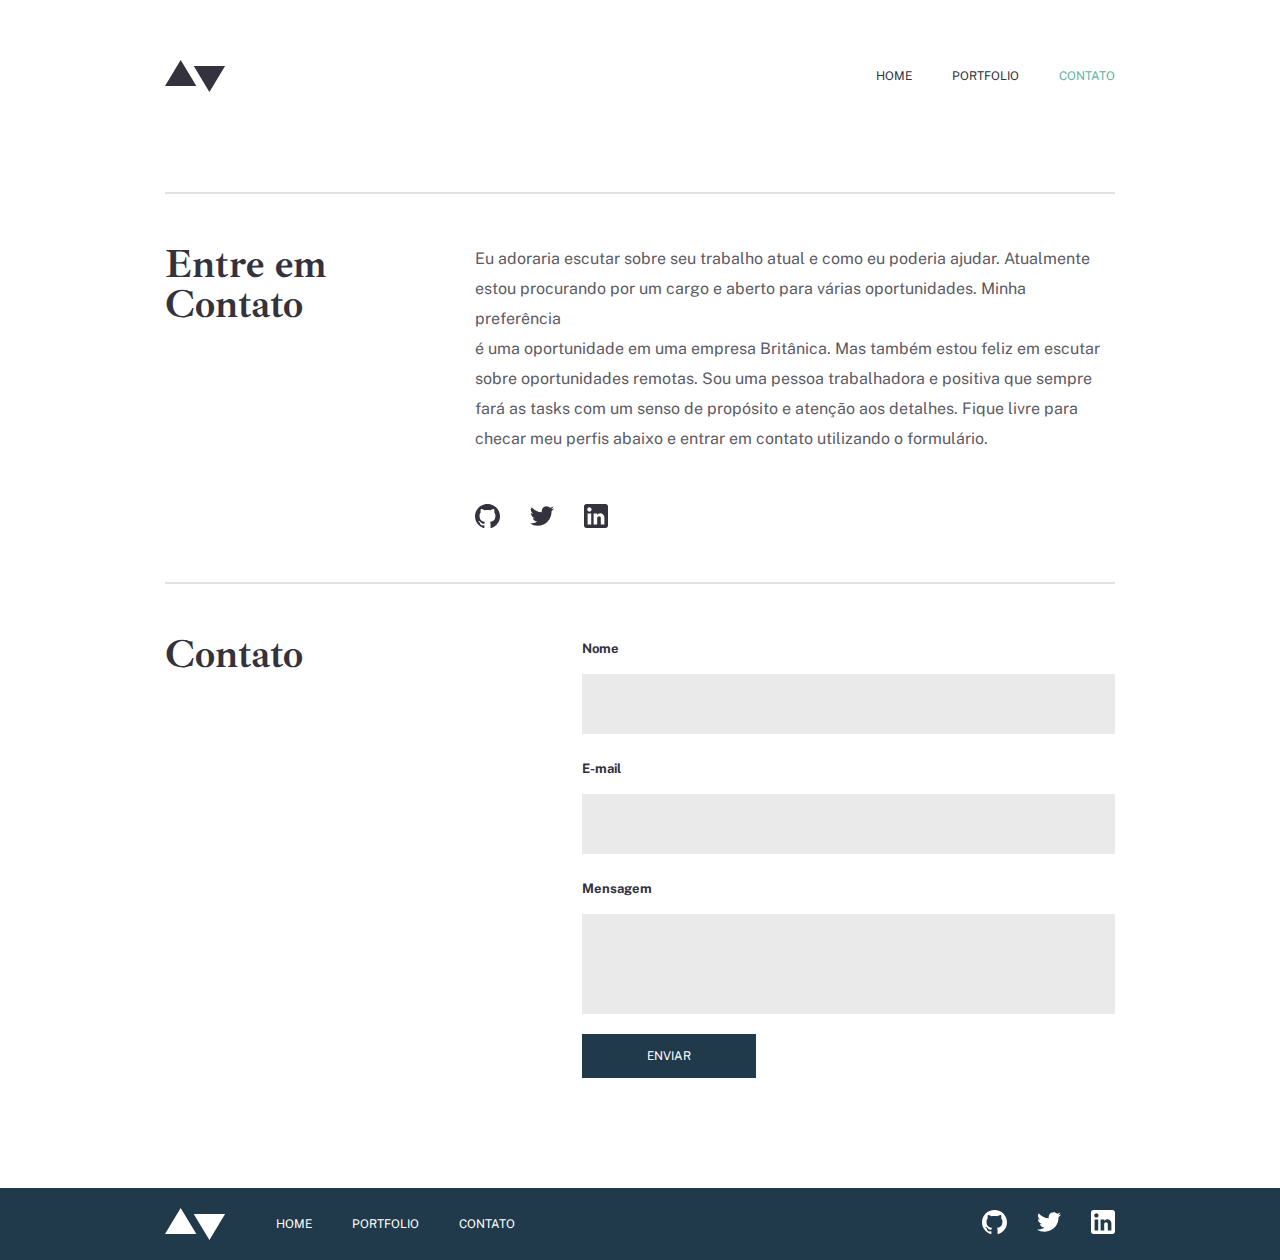
<file: pages/contato/index.html>
<!DOCTYPE html>
<html lang="pt-br">

    <head>
        <meta charset="utf-8">
        <meta name="viewport" content="width=device-width, initial-scale=1.0">
        <title>Contato</title>
        <link
            href="https://fonts.googleapis.com/css?family=Ibarra+Real+Nova:regular,500,600,700,italic,500italic,600italic,700italic"
            rel="stylesheet" />
        <link
            href="https://fonts.googleapis.com/css?family=Public+Sans:100,200,300,regular,500,600,700,800,900,100italic,200italic,300italic,italic,500italic,600italic,700italic,800italic,900italic"
            rel="stylesheet" />

        <link rel="stylesheet" href="../../css/global.css">
        <link rel="stylesheet" href="../../css/layout.css">
        <link rel="stylesheet" href="../../css/spacing.css">
        <link rel="stylesheet" href="../../css/colors.css">
        <link rel="stylesheet" href="../../css/fonts.css">
        <link rel="stylesheet" href="../contato/style.css">
    </head>

    <body>
        <div class="page flex-column">
            <header class="header flex-row justify-between align-center mb-5">
                <img class="logo" src="../../assets/logo-dark.svg" alt="Logo">

                <nav class="header__nav">
                    <ul class="header__ul flex-row font-family-public font-weight-normal fs-12 lh-14">
                        <li class="header__li">
                            <a class="header__link mr-4 color-grayish-dark-blue" href="../home/index.html">HOME</a>
                        </li>
                        <li class="header__li">
                            <a class="header__link mr-4 color-grayish-dark-blue" href="../portfolio/index.html">PORTFOLIO</a>
                        </li>
                        <li class="header__li">
                            <a class="header__link color-Cyan" href="#">CONTATO</a>
                        </li>
                    </ul>
                </nav>
            </header>

            <div class="hero-section flex-row justify-between align-start mb-5">
                <h1 class="hero-section__h1 color-grayish-dark-blue font-family-ibarra font-weight-bold fs-4 lh-4">Entre
                    em Contato</h1>

                <div class="hero-section__description flex-column justify-start">
                    <p
                        class="hero-section__p mb-5 color-grayish-dark-blue font-family-public font-weight-normal fs-16 lh-3">
                        Eu adoraria escutar sobre seu trabalho atual e como eu poderia ajudar. Atualmente <br> estou
                        procurando por um cargo e aberto para várias oportunidades. Minha preferência <br> é uma
                        oportunidade
                        em uma empresa Britânica. Mas também estou feliz em escutar <br> sobre oportunidades remotas.
                        Sou uma
                        pessoa trabalhadora e positiva que sempre <br> fará as tasks com um senso de propósito e atenção
                        aos
                        detalhes. Fique livre para <br> checar meu perfis abaixo e entrar em contato utilizando o
                        formulário.
                    </p>

                    <nav class="hero-section__social-media">
                        <ul class="hero-section__ul flex-row align-center ml-auto">
                            <li class="hero-section__li">
                                <img class="social-media__img mr-3" src="../../assets/icons/github-dark.svg"
                                    alt="Ícone do GitHub">
                            </li>
                            <li class="hero-section__li">
                                <img class="hero-section__img mr-3" src="../../assets/icons/twitter-dark.svg"
                                    alt="Ícone do Twitter">
                            </li>
                            <li class="hero-section__li">
                                <img class="hero-section__img" src="../../assets/icons/linkedin-dark.svg"
                                    alt="Ícone do LinkedIn">
                            </li>
                        </ul>
                    </nav>
                </div>
            </div>

            <div class="forms-section flex-row justify-between align-start mb-11">
                <h1 class="forms-section__h1 color-grayish-dark-blue font-family-ibarra font-weight-bold fs-4 lh-4">
                    Contato</h1>

                <div class="forms-section__container flex-column justify-start">
                    <label
                        class="forms-section__label mb-1 color-grayish-dark-blue font-family-public font-weight-bold fs-13 lh-3"
                        for="nome">Nome</label>
                    <input
                        class="forms-section__input flex-row justify-start mb-2 color-grayish-dark-blue font-family-public font-weight-normal fs-15 lh-3"
                        id="nome" type="text">

                    <label
                        class="forms-section__label mb-1 color-grayish-dark-blue font-family-public font-weight-bold fs-13 lh-3"
                        for="email">E-mail</label>
                    <input
                        class="forms-section__input flex-row justify-start mb-2 color-grayish-dark-blue font-family-public font-weight-normal fs-15 lh-3"
                        id="email" type="text" color="color-grayish-dark-blue">

                    <label
                        class="forms-section__label mb-1 color-grayish-dark-blue font-family-public font-weight-bold fs-13 lh-3"
                        for="mensagem">Mensagem</label>
                    <textarea
                        class="forms-section__input flex-row align-start mb-2 color-grayish-dark-blue font-family-public font-weight-normal fs-15 lh-3"
                        id="mensagem" name="mensagem"></textarea>

                    <a class="btn-secundario2__link mr-auto flex-row justify-center align-center font-family-public font-weight-normal fs-12 lh-14"
                        href="#">
                        <button
                            class="btn-secundario2 background-dark-blue color-white font-family-public font-weight-normal fs-12 lh-14">ENVIAR</button>
                    </a>
                </div>
            </div>
        </div>
            
            <footer class="footer flex-row align-center background-dark-blue">
                <img class="logo mr-5" src="../../assets/logo-light.svg" alt="Logo">

                <nav class="footer__nav flex-row font-family-public font-weight-normal fs-12 lh-14">
                    <ul class="footer__ul flex-row">
                        <li class=footer__li>
                            <a class="footer__link color-white mr-4" href="../home/index.html">HOME</a>
                        </li>
                        <li class=footer__li>
                            <a class="footer__link color-white mr-4" href="../portfolio/index.html">PORTFOLIO</a>
                        </li>
                        <li class=footer__li>
                            <a class="footer__link color-white" href="#">CONTATO</a>
                        </li>
                    </ul>
                </nav>

                <nav class="social-media ml-auto">
                    <ul class="social-media__ul flex-row align-center">
                        <li class="social-media__li">
                            <img class="social-media__img mr-3" src="../../assets/icons/github-light.svg"
                                alt="Ícone do GitHub">
                        </li>
                        <li class="social-media__li">
                            <img class="social-media__img mr-3" src="../../assets/icons/twitter-light.svg"
                                alt="Ícone do Twitter">
                        </li>
                        <li class="social-media__li">
                            <img class="social-media__img" src="../../assets/icons/linkedin-light.svg"
                                alt="Ícone do LinkedIn">
                        </li>
                    </ul>
                </nav>
            </footer>
    </body>

</html>
</file>
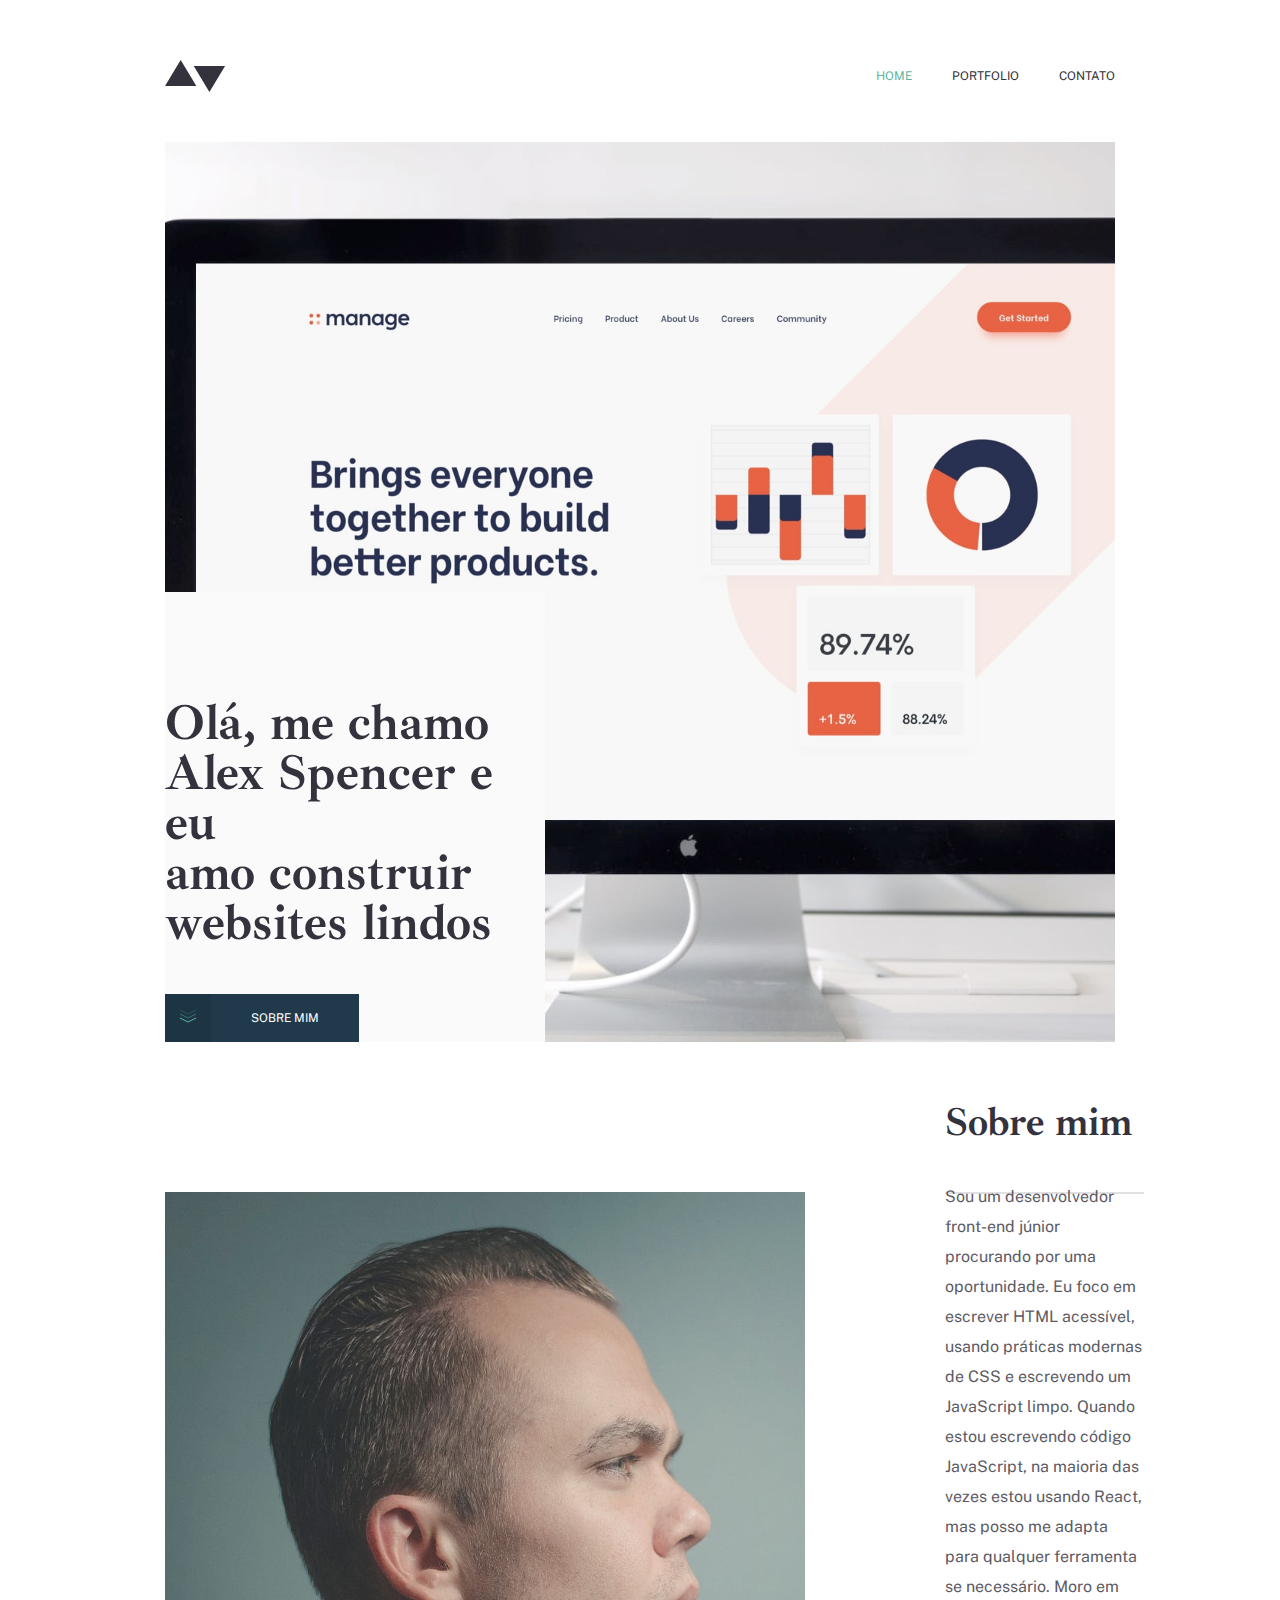
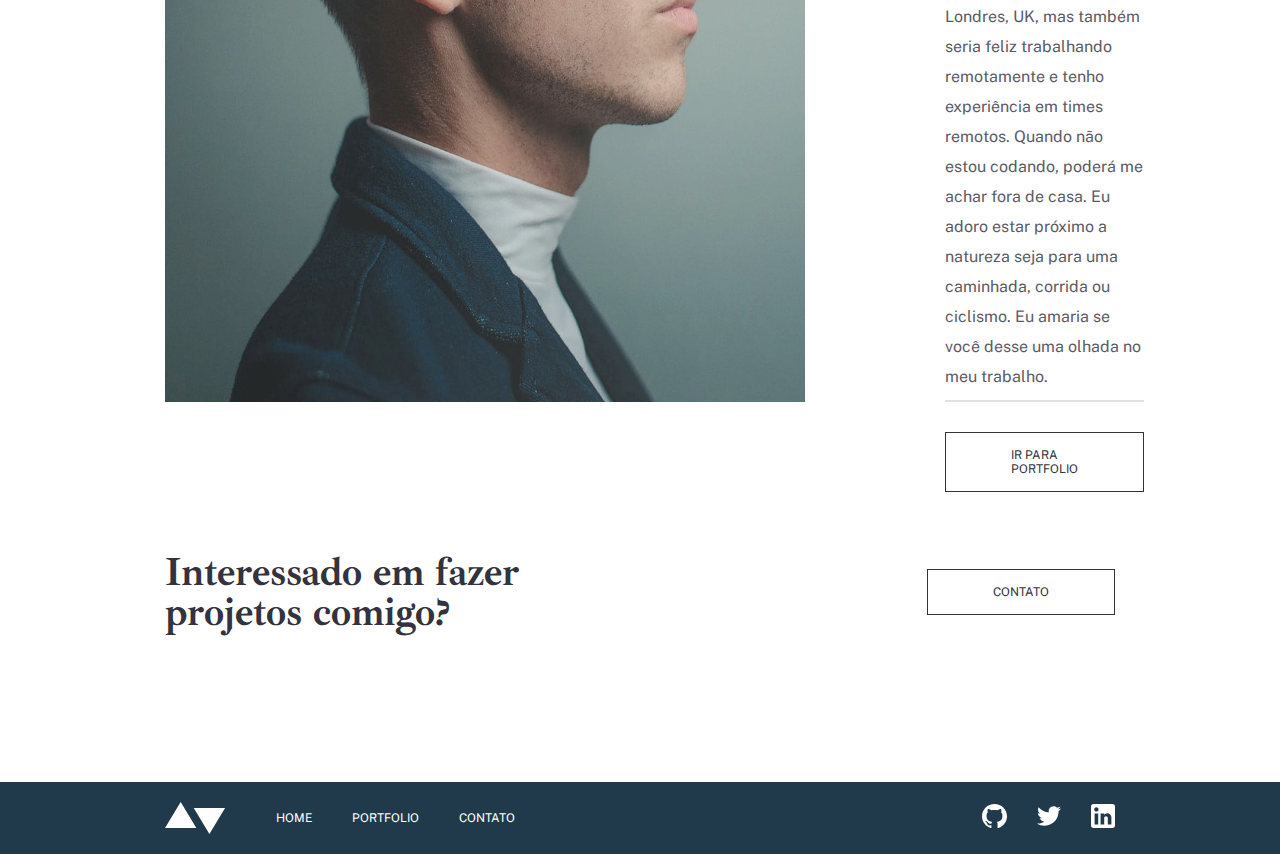
<file: pages/home/index.html>
<!DOCTYPE html>
<html lang="pt-br">

    <head>
        <meta charset="utf-8">
        <meta name="viewport" content="width=device-width, initial-scale=1.0">
        <title>Home</title>
        <link
            href="https://fonts.googleapis.com/css?family=Ibarra+Real+Nova:regular,500,600,700,italic,500italic,600italic,700italic"
            rel="stylesheet" />
        <link
            href="https://fonts.googleapis.com/css?family=Public+Sans:100,200,300,regular,500,600,700,800,900,100italic,200italic,300italic,italic,500italic,600italic,700italic,800italic,900italic"
            rel="stylesheet" />

        <link rel="stylesheet" href="../../css/global.css">
        <link rel="stylesheet" href="../../css/layout.css">
        <link rel="stylesheet" href="../../css/spacing.css">
        <link rel="stylesheet" href="../../css/colors.css">
        <link rel="stylesheet" href="../../css/fonts.css">
        <link rel="stylesheet" href="style.css">
    </head>

    <body>
        <div class="main">
            <header class="header flex-row justify-between align-center mb-5">
                <img class="logo" src="../../assets/logo-dark.svg" alt="Logo">

                <nav class="header__nav">
                    <ul class="header__ul flex-row font-family-public font-weight-normal fs-12 lh-14">
                        <li class="header__li">
                            <a class="header__link mr-4 color-Cyan" href="#">HOME</a>
                        </li>
                        <li class="header__li">
                            <a class="header__link mr-4 color-grayish-dark-blue" href="../portfolio/index.html">PORTFOLIO</a>
                        </li>
                        <li class="header__li">
                            <a class="header__link color-grayish-dark-blue" href="../contato/index.html">CONTATO</a>
                        </li>
                    </ul>
                </nav>
            </header>

            <div class="hero-section flex-column justify-end mb-15">
                <div class="hero-section__presentation flex-column justify-end align-center background-very-light-gray">
                    <h1 class="hero-section__h1 color-grayish-dark-blue font-family-ibarra font-weight-bold fs-5 lh-5">
                        Olá, me chamo <br> Alex Spencer e eu <br> amo construir <br> websites lindos</h1>

                    <a class="btn-primario__link flex-row justify-between align-center mr-auto background-dark-blue"
                        href="#about">
                        <div class="btn-primario__background">
                            <img class="btn-primario__img" src="../../assets/icons/down-arrows.svg" alt="Setas para baixo">
                        </div>
                        <button class="btn-primario color-white font-family-public font-weight-normal fs-12 lh-14">SOBRE
                            MIM</button>
                    </a>
                </div>
            </div>

            <div class="about-section flex-row justify-between mb-15" id="about">
                <img class="about__img mr-14" src="../../assets/home/image-homepage-profile.jpg" alt="Foto de perfil">

                <div class="about-section__description flex-column justify-center align-center">
                    <h2
                        class="about-section__h2 mr-auto mb-4 color-grayish-dark-blue font-family-ibarra font-weight-bold fs-4 lh-4">
                        Sobre mim</h2>
                    <p
                        class="about-section__p mb-4  color-grayish-dark-blue font-family-public font-weight-normal fs-16 lh-3">
                        Sou um desenvolvedor front-end júnior procurando por  uma oportunidade. Eu foco em escrever
                        HTML acessível,  usando práticas modernas de CSS e escrevendo um JavaScript limpo. Quando
                        estou escrevendo código JavaScript, na maioria das vezes estou usando React, mas posso me adapta para
                        qualquer ferramenta se necessário. Moro em Londres, UK, mas também seria feliz trabalhando
                        remotamente e tenho experiência em times remotos. Quando não estou codando, poderá me achar fora de
                        casa. Eu adoro estar próximo a natureza seja para uma caminhada, corrida ou ciclismo. Eu amaria se você
                        desse uma olhada no meu trabalho.
                    </p>

                    <a class="btn-secundario__link flex-row justify-center align-center" href="../portfolio/index.html">
                        <button
                            class="btn-secundario color-grayish-dark-blue font-family-public font-weight-normal fs-12 lh-14">IR
                            PARA PORTFOLIO</button>
                    </a>
                </div>
            </div>

            <div class="question-section flex-row justify-between align-center mb-15">
                <h2 class="question-section__h2 color-grayish-dark-blue font-family-ibarra font-weight-bold fs-4 lh-4">
                    Interessado em fazer <br> projetos comigo?</h2>
                <a class="btn-secundario__link flex-row justify-center align-center" href="../contato/index.html">
                    <button
                        class="btn-secundario color-grayish-dark-blue font-family-public font-weight-normal fs-12 lh-14">CONTATO</button>
                </a>
            </div>
        </div>

        <footer class="footer flex-row align-center background-dark-blue">
            <img class="logo mr-5" src="../../assets/logo-light.svg" alt="Logo">

            <nav class="footer__nav flex-row font-family-public font-weight-normal fs-12 lh-14">
                <ul class="footer__ul flex-row">
                    <li class=footer__li>
                        <a class="footer__link color-white mr-4" href="#">HOME</a>
                    </li>
                    <li class=footer__li>
                        <a class="footer__link color-white mr-4" href="../portfolio/index.html">PORTFOLIO</a>
                    </li>
                    <li class=footer__li>
                        <a class="footer__link color-white" href="../contato/index.html">CONTATO</a>
                    </li>
                </ul>
            </nav>

            <nav class="social-media ml-auto">
                <ul class="social-media__ul flex-row align-center">
                    <li class="social-media__li">
                        <img class="social-media__img mr-3" src="../../assets/icons/github-light.svg" alt="Ícone do GitHub">
                    </li>
                    <li class="social-media__li">
                        <img class="social-media__img mr-3" src="../../assets/icons/twitter-light.svg"
                            alt="Ícone do Twitter">
                    </li>
                    <li class="social-media__li">
                        <img class="social-media__img" src="../../assets/icons/linkedin-light.svg" alt="Ícone do LinkedIn">
                    </li>
                </ul>
            </nav>
        </footer>
    </body>

</html>
</file>
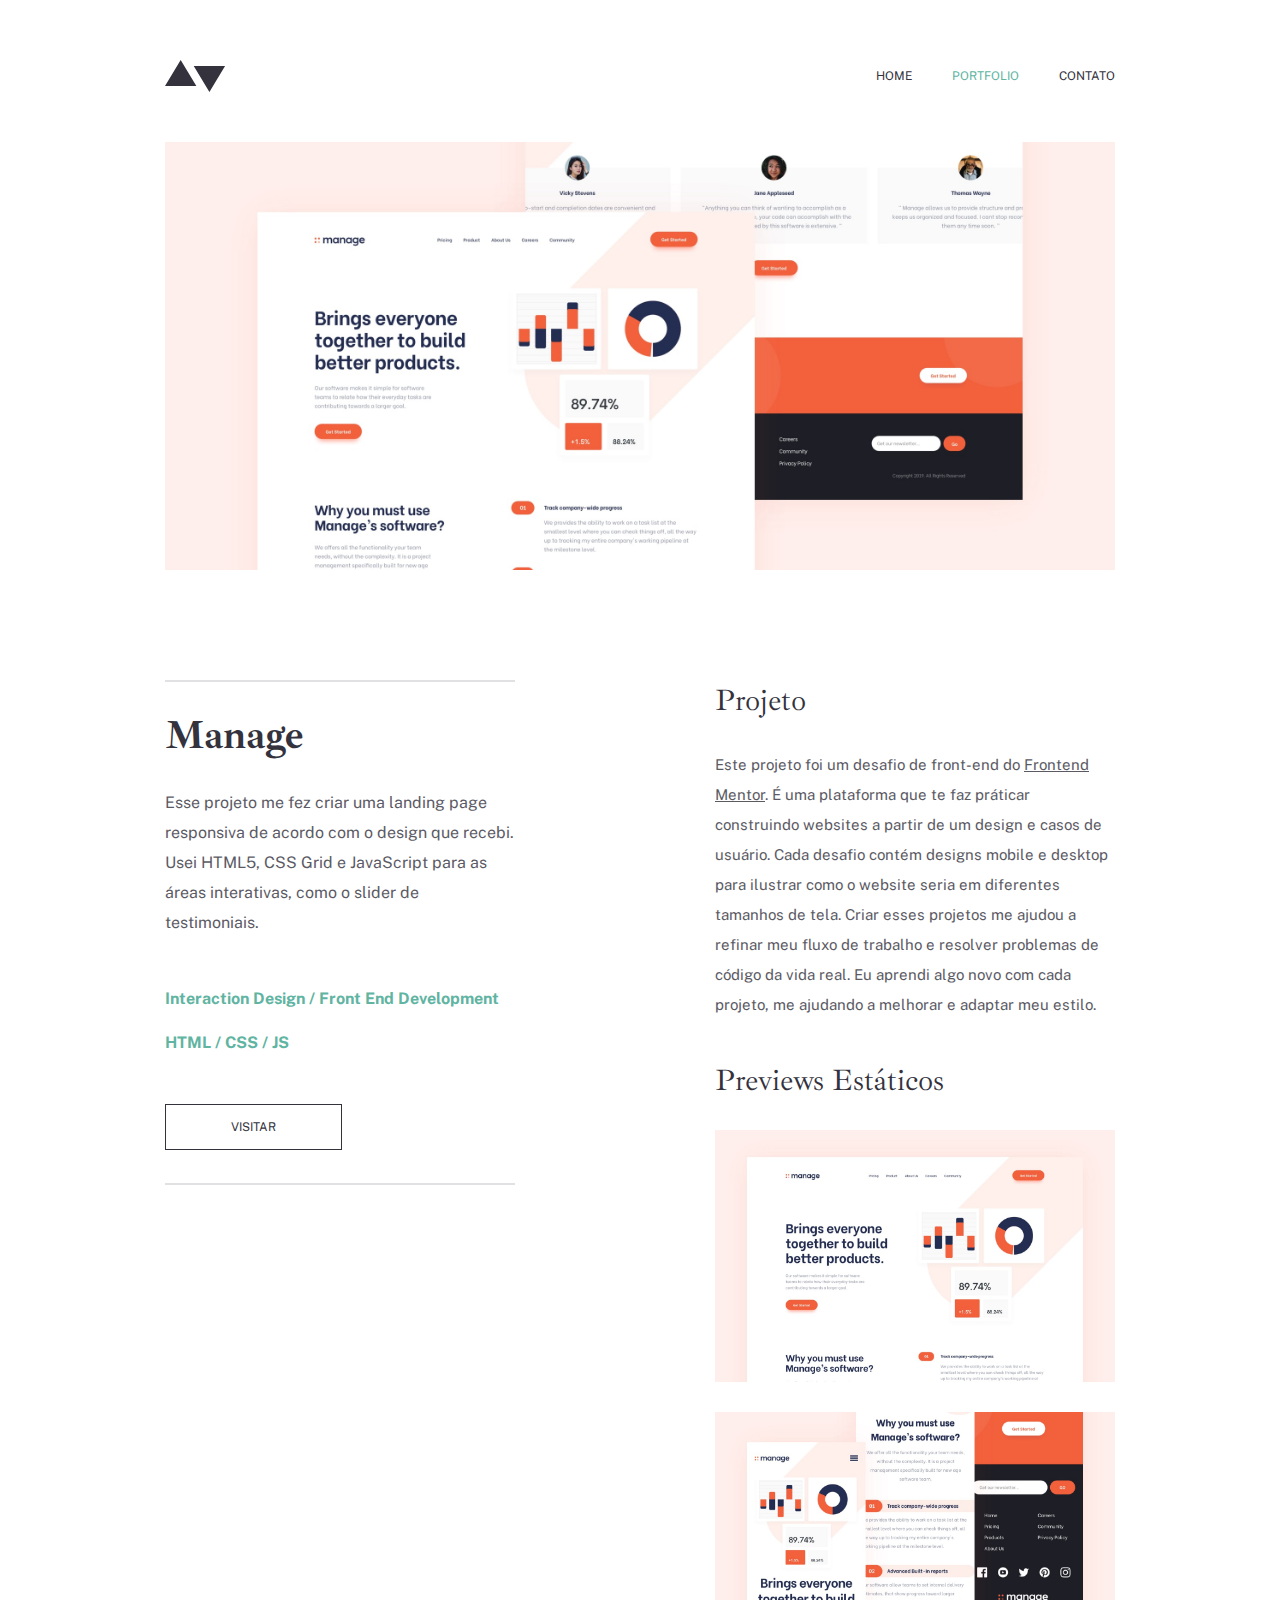
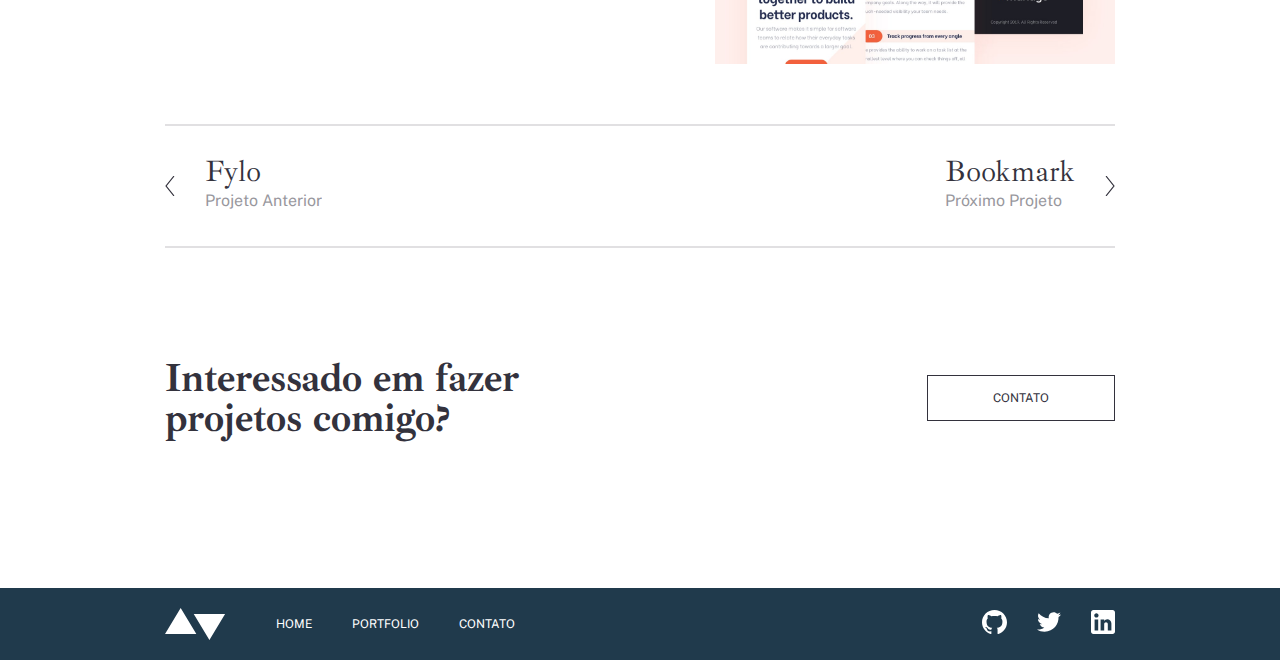
<file: pages/portfolio-01-manage/index.html>
<!DOCTYPE html>
<html lang="pt-br">

    <head>
        <meta charset="utf-8">
        <meta name="viewport" content="width=device-width, initial-scale=1.0">
        <title>Portfolio - 01</title>
        <link
            href="https://fonts.googleapis.com/css?family=Ibarra+Real+Nova:regular,500,600,700,italic,500italic,600italic,700italic"
            rel="stylesheet" />
        <link
            href="https://fonts.googleapis.com/css?family=Public+Sans:100,200,300,regular,500,600,700,800,900,100italic,200italic,300italic,italic,500italic,600italic,700italic,800italic,900italic"
            rel="stylesheet" />

        <link rel="stylesheet" href="../../css/global.css">
        <link rel="stylesheet" href="../../css/layout.css">
        <link rel="stylesheet" href="../../css/spacing.css">
        <link rel="stylesheet" href="../../css/colors.css">
        <link rel="stylesheet" href="../../css/fonts.css">
        <link rel="stylesheet" href="../portfolio-01-manage/style.css">
    </head>

    <body>
        <div class="page flex-column">
            <header class="header flex-row justify-between align-center mb-5">
                <img class="logo" src="../../assets/logo-dark.svg" alt="Logo">

                <nav class="header__nav">
                    <ul class="header__ul flex-row font-family-public font-weight-normal fs-12 lh-14">
                        <li class="header__li">
                            <a class="header__link mr-4 color-grayish-dark-blue" href="../home/index.html">HOME</a>
                        </li>
                        <li class="header__li">
                            <a class="header__link mr-4 color-Cyan" href="../portfolio/index.html">PORTFOLIO</a>
                        </li>
                        <li class="header__li">
                            <a class="header__link color-grayish-dark-blue" href="../contato/index.html">CONTATO</a>
                        </li>
                    </ul>
                </nav>
            </header>

            <div class="hero-section flex-row justify-center align-center mb-11">
                <img class="hero-section__img" src="../../assets/portfolio/manage/image-manage-hero.jpg"
                    alt="Imagem do projeto criado">
            </div>

            <div class="content flex-row justify-between mb-6">
                <aside class="aside flex-column justify-start mr-20">
                    <div class="aside-description flex-column justify-evenly align-start">
                        <h1 class="aside__h1 color-grayish-dark-blue font-family-ibarra font-weight-bold fs-4 lh-4">
                            Manage</h1>
                        <p class="aside__p color-grayish-dark-blue font-family-public font-weight-normal fs-16 lh-3">
                            Esse projeto me fez criar uma landing page <br> responsiva de acordo com o design que
                            recebi. <br> Usei HTML5, CSS Grid e JavaScript para as <br> áreas interativas, como o slider de
                            testimoniais.
                        </p>

                        <div class="aside__links flex-column justify-evenly">
                            <a class="aside__link-features color-Cyan font-family-public font-weight-bold fs-16 lh-3"
                                href="#">Interaction Design / Front End Development</a>
                            <a class="aside__link-features color-Cyan font-family-public font-weight-bold fs-16 lh-3"
                                href="#">HTML / CSS / JS</a>
                        </div>

                        <a class="btn-secundario__link flex-row justify-center align-center" href="#">
                            <button
                                class="btn-secundario color-grayish-dark-blue font-family-public font-weight-normal fs-12 lh-14">VISITAR</button>
                        </a>
                    </div>
                </aside>

                <main class="main flex-column justify-between align-start">
                    <h2 class="main__h2 mb-3 color-grayish-dark-blue font-family-ibarra font-weight-normal fs-3 lh-4">
                        Projeto</h2>

                    <p class="main__p mb-4  color-grayish-dark-blue font-family-public font-weight-normal fs-15 lh-3">
                        Este projeto foi um desafio de front-end do <u>Frontend Mentor</u>. É uma plataforma que te faz práticar construindo websites a partir de um design e casos de usuário. Cada desafio contém designs mobile e desktop para ilustrar como o website seria em diferentes tamanhos de tela. Criar esses projetos me ajudou a refinar meu fluxo de trabalho e resolver problemas de código da vida real. Eu aprendi algo novo com cada projeto, me ajudando a melhorar e adaptar meu estilo.
                    </p>

                    <h2 class="main__h2 mb-3 color-grayish-dark-blue font-family-ibarra font-weight-normal fs-3 lh-4">
                        Previews Estáticos</h2>

                    <img class="main__img mb-3" src="../../assets/portfolio/manage/image-manage-preview-1.jpg"
                        alt="Imagem prévia do portfólio">
                    <img class="main__img" src="../../assets/portfolio/manage/image-manage-preview-2.jpg"
                        alt="Imagem prévia do portfólio">
                </main>
            </div>

            <div class="next-back flex-row justify-between align-center mb-11">
                <a class="next-back__link" href="../portfolio-04-fylo/index.html">
                    <button class="next-back__button flex-row">
                        <img class="next-back__img mr-3" src="../../assets/icons/arrow-left.svg" alt="Seta para voltar">
                        <div class="next-back__fylo flex-column mr-auto">
                            <b class="color-grayish-dark-blue font-family-ibarra font-weight-normal fs-3 lh-3">Fylo</b>
                            <span
                                class="next-back__span color-grayish-dark-blue font-family-public font-weight-normal fs-16 lh-3">Projeto
                                Anterior</span>
                        </div>
                    </button>
                </a>

                <a class="next-back__link" href="../portfolio-02-bookmark/index.html">
                    <button class="next-back__button flex-row">
                        <div class="next-back__bookmark flex-column align-end mr-3">
                            <b
                                class="color-grayish-dark-blue font-family-ibarra font-weight-normal fs-3 lh-3">Bookmark</b>
                            <span
                                class="next-back__span color-grayish-dark-blue font-family-public font-weight-normal fs-16 lh-3">Próximo
                                Projeto</span>
                        </div>
                        <img class="next-back__img" src="../../assets/icons/arrow-right.svg" alt="Seta para seguir">
                    </button>
                </a>
            </div>

            <div class="question-section flex-row justify-between align-center mb-15">
                <h2 class="question-section__h2 color-grayish-dark-blue font-family-ibarra font-weight-bold fs-4 lh-4">
                    Interessado em fazer <br> projetos comigo?</h2>
                <a class="btn-secundario__link flex-row justify-center align-center" href="../contato/index.html">
                    <button
                        class="btn-secundario color-grayish-dark-blue font-family-public font-weight-normal fs-12 lh-14">CONTATO</button>
                </a>
            </div>
        </div>

        <footer class="footer flex-row align-center background-dark-blue">
            <img class="logo mr-5" src="../../assets/logo-light.svg" alt="Logo">

            <nav class="footer__nav flex-row font-family-public font-weight-normal fs-12 lh-14">
                <ul class="footer__ul flex-row">
                    <li class=footer__li>
                        <a class="footer__link color-white mr-4" href="../home/index.html">HOME</a>
                    </li>
                    <li class=footer__li>
                        <a class="footer__link color-white mr-4" href="../portfolio/index.html">PORTFOLIO</a>
                    </li>
                    <li class=footer__li>
                        <a class="footer__link color-white" href="../contato/index.html">CONTATO</a>
                    </li>
                </ul>
            </nav>

            <nav class="social-media ml-auto">
                <ul class="social-media__ul flex-row align-center">
                    <li class="social-media__li">
                        <img class="social-media__img mr-3" src="../../assets/icons/github-light.svg" alt="Ícone do GitHub">
                    </li>
                    <li class="social-media__li">
                        <img class="social-media__img mr-3" src="../../assets/icons/twitter-light.svg"
                            alt="Ícone do Twitter">
                    </li>
                    <li class="social-media__li">
                        <img class="social-media__img" src="../../assets/icons/linkedin-light.svg" alt="Ícone do LinkedIn">
                    </li>
                </ul>
            </nav>
        </footer>
    </body>

</html>
</file>
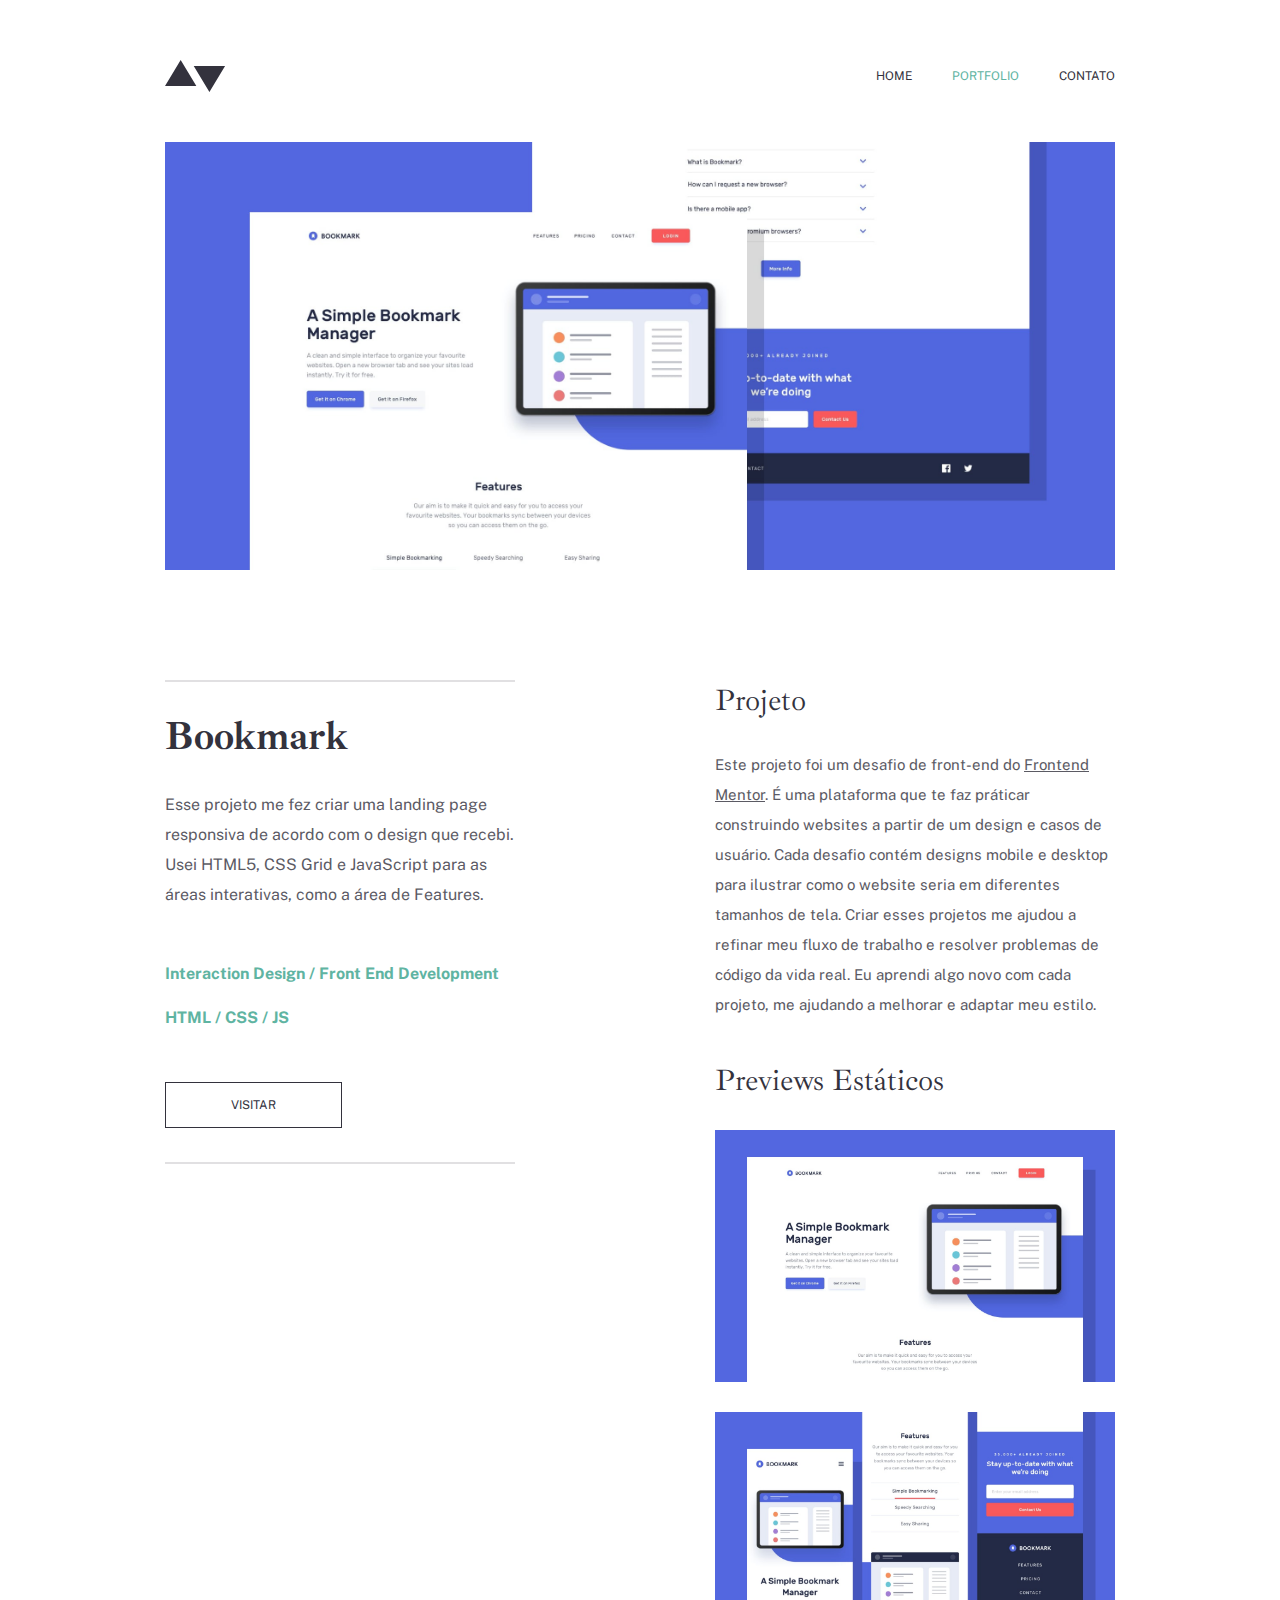
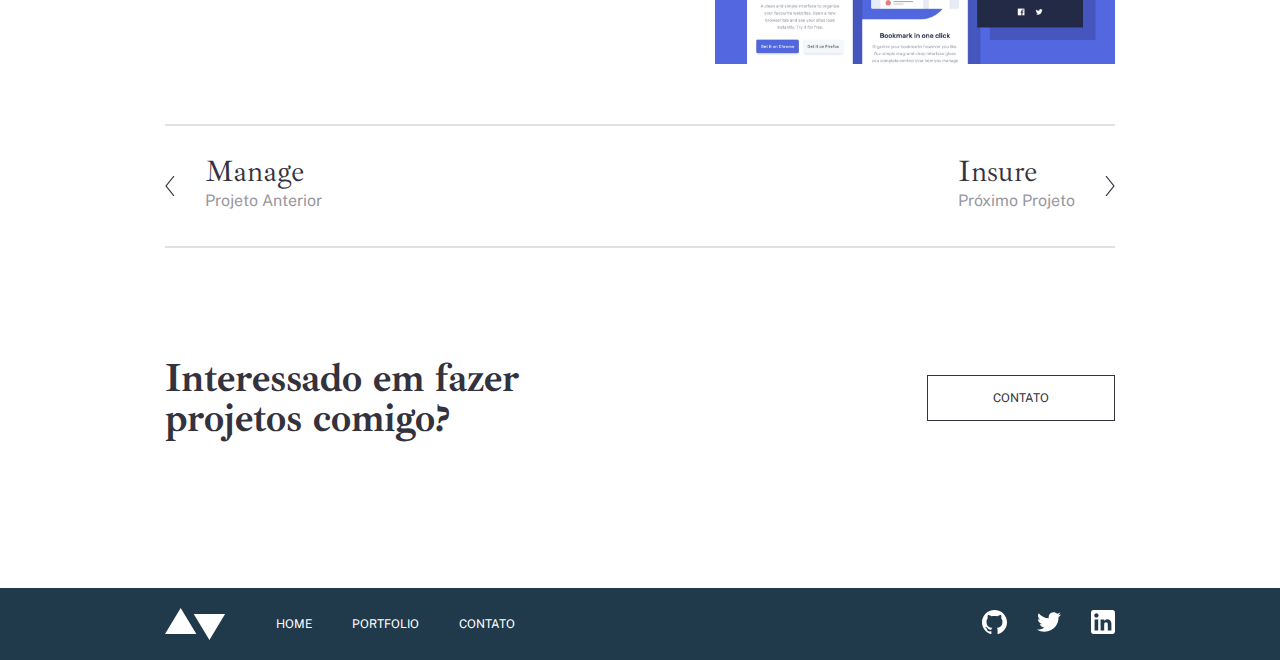
<file: pages/portfolio-02-bookmark/index.html>
<!DOCTYPE html>
<html lang="pt-br">

    <head>
        <meta charset="utf-8">
        <meta name="viewport" content="width=device-width, initial-scale=1.0">
        <title>Portfolio - 02</title>
        <link
            href="https://fonts.googleapis.com/css?family=Ibarra+Real+Nova:regular,500,600,700,italic,500italic,600italic,700italic"
            rel="stylesheet" />
        <link
            href="https://fonts.googleapis.com/css?family=Public+Sans:100,200,300,regular,500,600,700,800,900,100italic,200italic,300italic,italic,500italic,600italic,700italic,800italic,900italic"
            rel="stylesheet" />

        <link rel="stylesheet" href="../../css/global.css">
        <link rel="stylesheet" href="../../css/layout.css">
        <link rel="stylesheet" href="../../css/spacing.css">
        <link rel="stylesheet" href="../../css/colors.css">
        <link rel="stylesheet" href="../../css/fonts.css">
        <link rel="stylesheet" href="../portfolio-02-bookmark/style.css">
    </head>

    <body>
        <div class="page flex-column">
            <header class="header flex-row justify-between align-center mb-5">
                <img class="logo" src="../../assets/logo-dark.svg" alt="Logo">

                <nav class="header__nav">
                    <ul class="header__ul flex-row font-family-public font-weight-normal fs-12 lh-14">
                        <li class="header__li">
                            <a class="header__link mr-4 color-grayish-dark-blue" href="../home/index.html">HOME</a>
                        </li>
                        <li class="header__li">
                            <a class="header__link mr-4 color-Cyan" href="../portfolio/index.html">PORTFOLIO</a>
                        </li>
                        <li class="header__li">
                            <a class="header__link color-grayish-dark-blue" href="../contato/index.html">CONTATO</a>
                        </li>
                    </ul>
                </nav>
            </header>

            <div class="hero-section flex-row justify-center align-center mb-11">
                <img class="hero-section__img" src="../../assets/portfolio/bookmark/image-bookmark-hero.jpg"
                    alt="Imagem do projeto criado">
            </div>

            <div class="content flex-row justify-between mb-6">
                <aside class="aside flex-column justify-start mr-20">
                    <div class="aside-description flex-column justify-evenly align-start">
                        <h1 class="aside__h1 color-grayish-dark-blue font-family-ibarra font-weight-bold fs-4 lh-4">
                            Bookmark</h1>
                        <p class="aside__p color-grayish-dark-blue font-family-public font-weight-normal fs-16 lh-3">
                            Esse projeto me fez criar uma landing page <br> responsiva de acordo com o design que recebi. <br> Usei HTML5, CSS Grid e JavaScript para as <br> áreas interativas, como a área de Features.
                        </p>

                        <div class="aside__links flex-column justify-evenly">
                            <a class="aside__link-features color-Cyan font-family-public font-weight-bold fs-16 lh-3"
                                href="#">Interaction Design / Front End Development</a>
                            <a class="aside__link-features color-Cyan font-family-public font-weight-bold fs-16 lh-3"
                                href="#">HTML / CSS / JS</a>
                        </div>

                        <a class="btn-secundario__link flex-row justify-center align-center" href="#">
                            <button
                                class="btn-secundario color-grayish-dark-blue font-family-public font-weight-normal fs-12 lh-14">VISITAR</button>
                        </a>
                    </div>
                </aside>

                <main class="main flex-column justify-between align-start">
                    <h2 class="main__h2 mb-3 color-grayish-dark-blue font-family-ibarra font-weight-normal fs-3 lh-4">
                        Projeto</h2>

                    <p class="main__p mb-4  color-grayish-dark-blue font-family-public font-weight-normal fs-15 lh-3">
                        Este projeto foi um desafio de front-end do <u>Frontend Mentor</u>.  É uma plataforma que te faz práticar construindo websites  a partir de um design e casos de usuário. Cada desafio contém designs mobile e desktop para ilustrar como o website seria em diferentes tamanhos de tela. Criar esses projetos me ajudou a refinar meu fluxo de trabalho e resolver problemas de código da vida real. Eu aprendi algo novo com cada projeto, me ajudando a melhorar e adaptar meu estilo.
                    </p>

                    <h2 class="main__h2 mb-3 color-grayish-dark-blue font-family-ibarra font-weight-normal fs-3 lh-4">
                        Previews Estáticos</h2>

                    <img class="main__img mb-3" src="../../assets/portfolio/bookmark/image-bookmark-preview-1.jpg"
                        alt="Imagem prévia do portfólio">
                    <img class="main__img" src="../../assets/portfolio/bookmark/image-bookmark-preview-2.jpg"
                        alt="Imagem prévia do portfólio">
                </main>
            </div>

            <div class="next-back flex-row justify-between align-center mb-11">
                <a class="next-back__link" href="../portfolio-01-manage/index.html">
                    <button class="next-back__button flex-row">
                        <img class="next-back__img mr-3" src="../../assets/icons/arrow-left.svg" alt="Seta para voltar">
                        <div class="next-back__fylo flex-column mr-auto">
                            <b class="color-grayish-dark-blue font-family-ibarra font-weight-normal fs-3 lh-3">Manage</b>
                            <span
                                class="next-back__span color-grayish-dark-blue font-family-public font-weight-normal fs-16 lh-3">Projeto
                                Anterior</span>
                        </div>
                    </button>
                </a>

                <a class="next-back__link" href="../portfolio-03-insure/index.html">
                    <button class="next-back__button flex-row">
                        <div class="next-back__bookmark flex-column align-end mr-3">
                            <b class="color-grayish-dark-blue font-family-ibarra font-weight-normal fs-3 lh-3">Insure</b>
                            <span
                            class="next-back__span color-grayish-dark-blue font-family-public font-weight-normal fs-16 lh-3">Próximo
                            Projeto</span>
                        </div>
                        <img class="next-back__img" src="../../assets/icons/arrow-right.svg" alt="Seta para seguir">
                    </button>
                </a>
            </div>

            <div class="question-section flex-row justify-between align-center mb-15">
                <h2 class="question-section__h2 color-grayish-dark-blue font-family-ibarra font-weight-bold fs-4 lh-4">
                    Interessado em fazer <br> projetos comigo?</h2>
                <a class="btn-secundario__link flex-row justify-center align-center" href="../contato/index.html">
                    <button
                        class="btn-secundario color-grayish-dark-blue font-family-public font-weight-normal fs-12 lh-14">CONTATO</button>
                </a>
            </div>
        </div>

        <footer class="footer flex-row align-center background-dark-blue">
            <img class="logo mr-5" src="../../assets/logo-light.svg" alt="Logo">

            <nav class="footer__nav flex-row font-family-public font-weight-normal fs-12 lh-14">
                <ul class="footer__ul flex-row">
                    <li class=footer__li>
                        <a class="footer__link color-white mr-4" href="../home/index.html">HOME</a>
                    </li>
                    <li class=footer__li>
                        <a class="footer__link color-white mr-4" href="../portfolio/index.html">PORTFOLIO</a>
                    </li>
                    <li class=footer__li>
                        <a class="footer__link color-white" href="../contato/index.html">CONTATO</a>
                    </li>
                </ul>
            </nav>

            <nav class="social-media ml-auto">
                <ul class="social-media__ul flex-row align-center">
                    <li class="social-media__li">
                        <img class="social-media__img mr-3" src="../../assets/icons/github-light.svg" alt="Ícone do GitHub">
                    </li>
                    <li class="social-media__li">
                        <img class="social-media__img mr-3" src="../../assets/icons/twitter-light.svg"
                            alt="Ícone do Twitter">
                    </li>
                    <li class="social-media__li">
                        <img class="social-media__img" src="../../assets/icons/linkedin-light.svg" alt="Ícone do LinkedIn">
                    </li>
                </ul>
            </nav>
        </footer>
    </body>

</html>
</file>
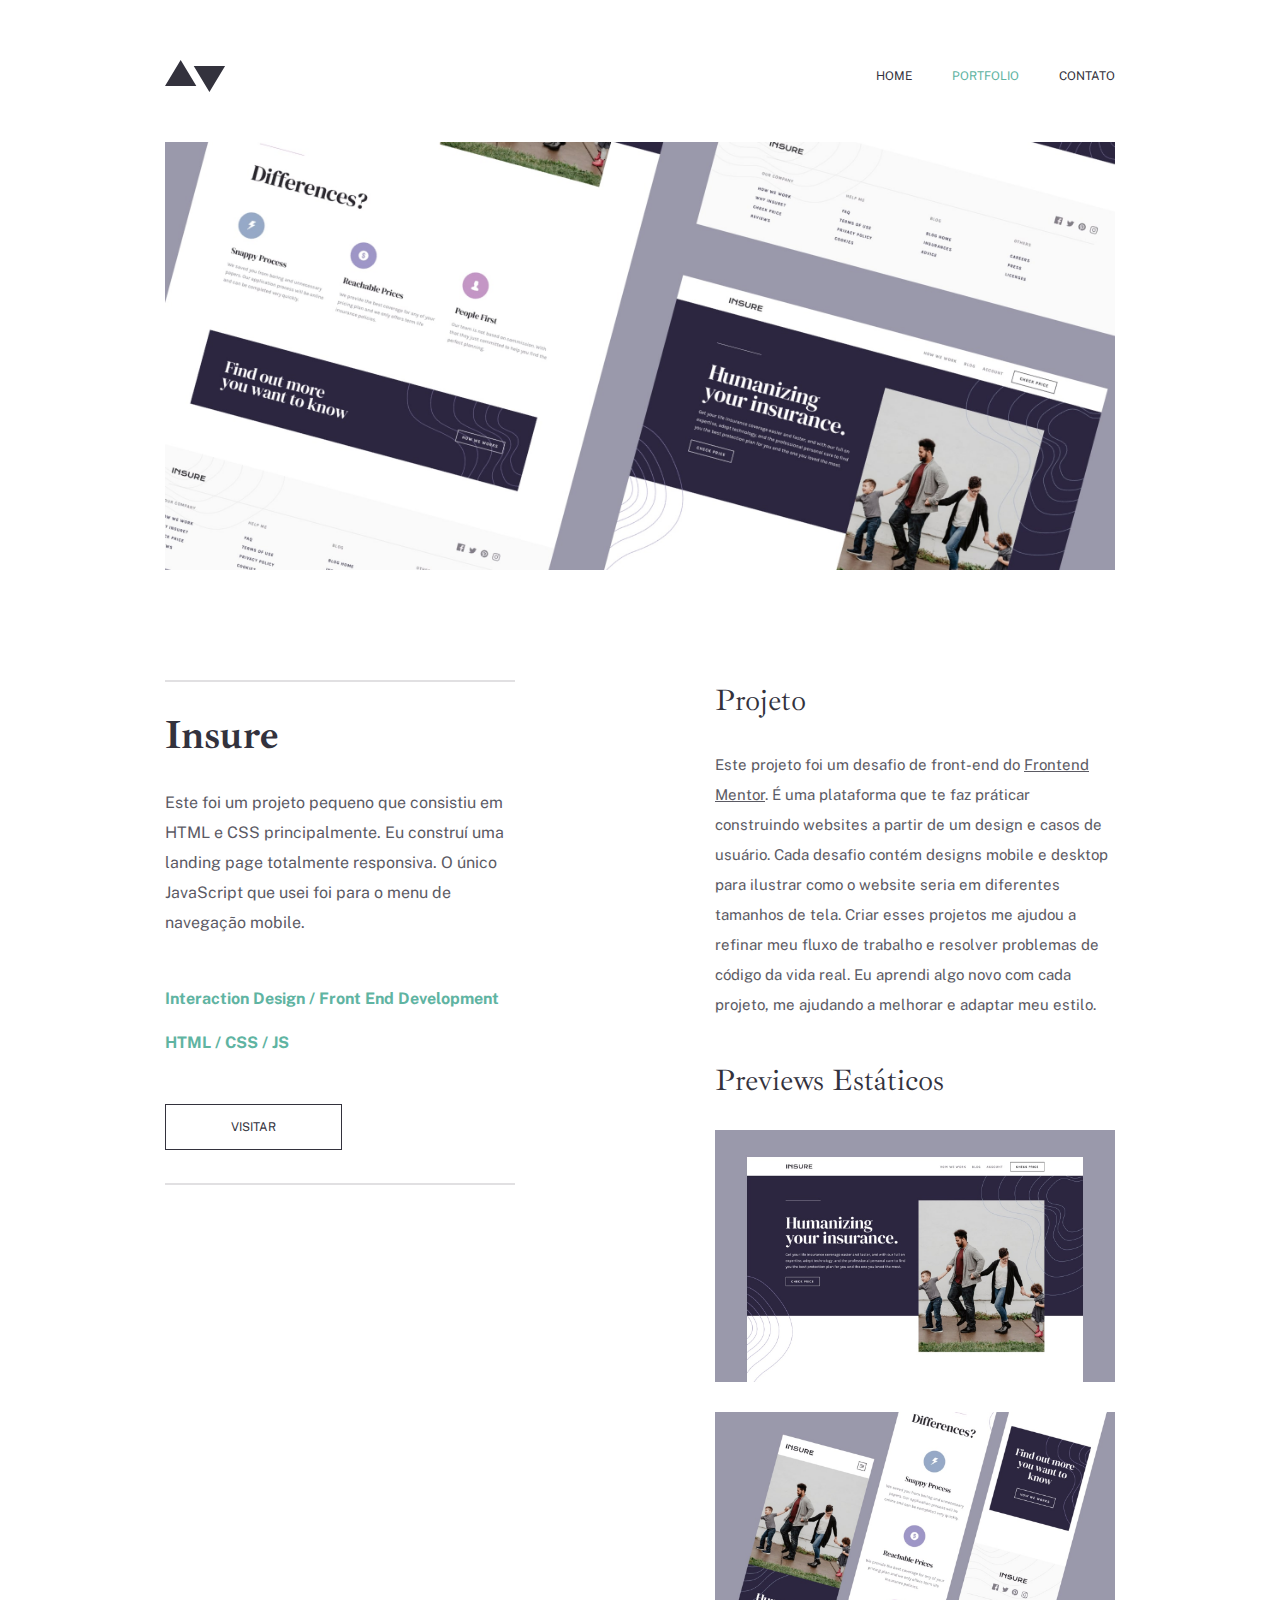
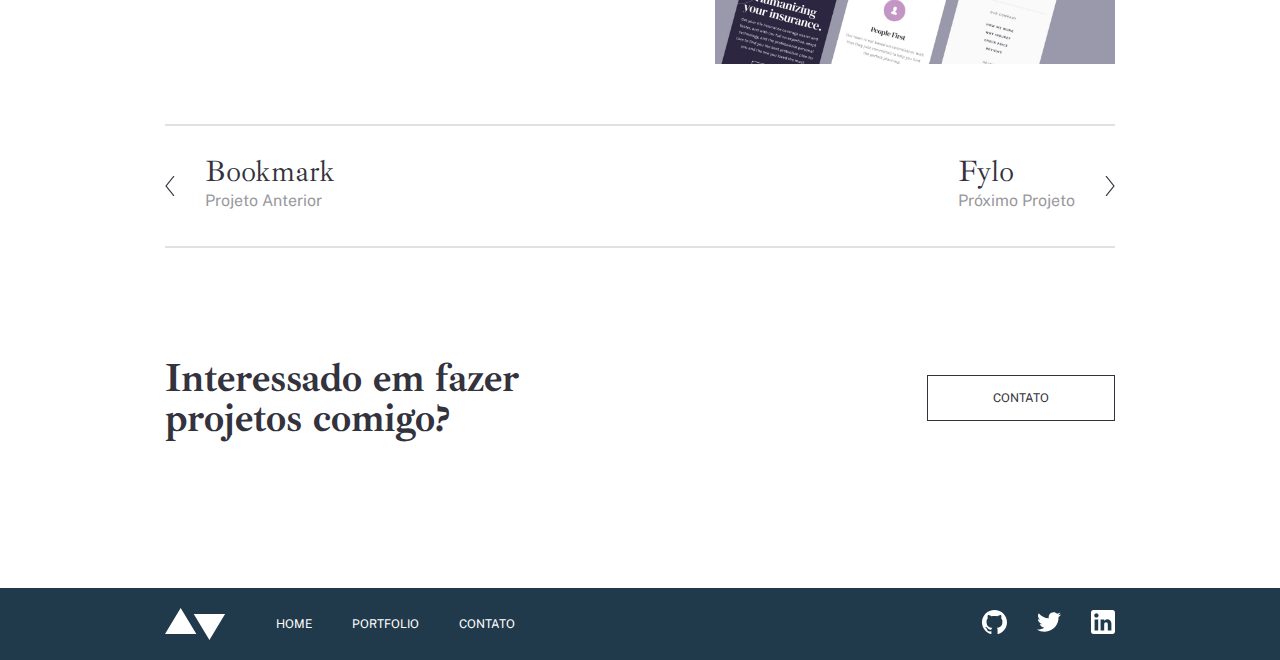
<file: pages/portfolio-03-insure/index.html>
<!DOCTYPE html>
<html lang="pt-br">

    <head>
        <meta charset="utf-8">
        <meta name="viewport" content="width=device-width, initial-scale=1.0">
        <title>Portfolio - 03</title>
        <link
            href="https://fonts.googleapis.com/css?family=Ibarra+Real+Nova:regular,500,600,700,italic,500italic,600italic,700italic"
            rel="stylesheet" />
        <link
            href="https://fonts.googleapis.com/css?family=Public+Sans:100,200,300,regular,500,600,700,800,900,100italic,200italic,300italic,italic,500italic,600italic,700italic,800italic,900italic"
            rel="stylesheet" />

        <link rel="stylesheet" href="../../css/global.css">
        <link rel="stylesheet" href="../../css/layout.css">
        <link rel="stylesheet" href="../../css/spacing.css">
        <link rel="stylesheet" href="../../css/colors.css">
        <link rel="stylesheet" href="../../css/fonts.css">
        <link rel="stylesheet" href="../portfolio-03-insure/style.css">
    </head>

    <body>
        <div class="page flex-column">
            <header class="header flex-row justify-between align-center mb-5">
                <img class="logo" src="../../assets/logo-dark.svg" alt="Logo">

                <nav class="header__nav">
                    <ul class="header__ul flex-row font-family-public font-weight-normal fs-12 lh-14">
                        <li class="header__li">
                            <a class="header__link mr-4 color-grayish-dark-blue" href="../home/index.html">HOME</a>
                        </li>
                        <li class="header__li">
                            <a class="header__link mr-4 color-Cyan" href="../portfolio/index.html">PORTFOLIO</a>
                        </li>
                        <li class="header__li">
                            <a class="header__link color-grayish-dark-blue" href="../contato/index.html">CONTATO</a>
                        </li>
                    </ul>
                </nav>
            </header>

            <div class="hero-section flex-row justify-center align-center mb-11">
                <img class="hero-section__img" src="../../assets/portfolio/insure/image-insure-hero.jpg"
                    alt="Imagem do projeto criado">
            </div>

            <div class="content flex-row justify-between mb-6">
                <aside class="aside flex-column justify-start mr-20">
                    <div class="aside-description flex-column justify-evenly align-start">
                        <h1 class="aside__h1 color-grayish-dark-blue font-family-ibarra font-weight-bold fs-4 lh-4">
                            Insure</h1>
                        <p class="aside__p color-grayish-dark-blue font-family-public font-weight-normal fs-16 lh-3">
                            Este foi um projeto pequeno que consistiu em <br> HTML e CSS principalmente. Eu construí uma <br> landing page totalmente responsiva. O único <br> JavaScript que usei foi para o menu de <br> navegação mobile.
                        </p>

                        <div class="aside__links flex-column justify-evenly"> 
                            <a class="aside__link-features color-Cyan font-family-public font-weight-bold fs-16 lh-3"
                                href="#">Interaction Design / Front End Development</a>
                            <a class="aside__link-features color-Cyan font-family-public font-weight-bold fs-16 lh-3"
                                href="#">HTML / CSS / JS</a>
                        </div>

                        <a class="btn-secundario__link flex-row justify-center align-center" href="#">
                            <button
                                class="btn-secundario color-grayish-dark-blue font-family-public font-weight-normal fs-12 lh-14">VISITAR</button>
                        </a>
                    </div>
                </aside>

                <main class="main flex-column justify-between align-start">
                    <h2 class="main__h2 mb-3 color-grayish-dark-blue font-family-ibarra font-weight-normal fs-3 lh-4">
                        Projeto</h2>

                    <p class="main__p mb-4  color-grayish-dark-blue font-family-public font-weight-normal fs-15 lh-3">
                        Este projeto foi um desafio de front-end do <u>Frontend Mentor</u>. É uma plataforma que te faz práticar construindo websites  a partir de um design e casos de usuário. Cada desafio contém designs mobile e desktop para ilustrar como o website seria em diferentes tamanhos de tela. Criar esses projetos me ajudou a refinar meu fluxo de trabalho e resolver problemas de código da vida real. Eu aprendi algo novo com cada projeto, me ajudando a melhorar e adaptar meu estilo.
                    </p>

                    <h2 class="main__h2 mb-3 color-grayish-dark-blue font-family-ibarra font-weight-normal fs-3 lh-4">
                        Previews Estáticos</h2>

                    <img class="main__img mb-3" src="../../assets/portfolio/insure/image-insure-preview-1.jpg"
                        alt="Imagem prévia do portfólio">
                    <img class="main__img" src="../../assets/portfolio/insure/image-insure-preview-2.jpg"
                        alt="Imagem prévia do portfólio">
                </main>
            </div>

            <div class="next-back flex-row justify-between align-center mb-11">
                <a class="next-back__link" href="../portfolio-02-bookmark/index.html">
                    <button class="next-back__button flex-row">
                        <img class="next-back__img mr-3" src="../../assets/icons/arrow-left.svg" alt="Seta para voltar">
                        <div class="next-back__fylo flex-column mr-auto">
                            <b class="color-grayish-dark-blue font-family-ibarra font-weight-normal fs-3 lh-3">Bookmark</b>
                            <span
                                class="next-back__span color-grayish-dark-blue font-family-public font-weight-normal fs-16 lh-3">Projeto
                                Anterior</span>
                        </div>
                    </button>
                </a>

                <a class="next-back__link" href="../portfolio-04-fylo/">
                    <button class="next-back__button flex-row">
                        <div class="next-back__bookmark flex-column align-end mr-3">
                            <b class="color-grayish-dark-blue font-family-ibarra font-weight-normal fs-3 lh-3">Fylo</b>
                            <span
                            class="next-back__span color-grayish-dark-blue font-family-public font-weight-normal fs-16 lh-3">Próximo
                            Projeto</span>
                        </div>
                        <img class="next-back__img" src="../../assets/icons/arrow-right.svg" alt="Seta para seguir">
                    </button>
                </a>
            </div>

            <div class="question-section flex-row justify-between align-center mb-15">
                <h2 class="question-section__h2 color-grayish-dark-blue font-family-ibarra font-weight-bold fs-4 lh-4">
                    Interessado em fazer <br> projetos comigo?</h2>
                <a class="btn-secundario__link flex-row justify-center align-center" href="../contato/index.html">
                    <button
                        class="btn-secundario color-grayish-dark-blue font-family-public font-weight-normal fs-12 lh-14">CONTATO</button>
                </a>
            </div>
        </div>

        <footer class="footer flex-row align-center background-dark-blue">
            <img class="logo mr-5" src="../../assets/logo-light.svg" alt="Logo">

            <nav class="footer__nav flex-row font-family-public font-weight-normal fs-12 lh-14">
                <ul class="footer__ul flex-row">
                    <li class=footer__li>
                        <a class="footer__link color-white mr-4" href="../home/index.html">HOME</a>
                    </li>
                    <li class=footer__li>
                        <a class="footer__link color-white mr-4" href="../portfolio/index.html">PORTFOLIO</a>
                    </li>
                    <li class=footer__li>
                        <a class="footer__link color-white" href="../contato/index.html">CONTATO</a>
                    </li>
                </ul>
            </nav>

            <nav class="social-media ml-auto">
                <ul class="social-media__ul flex-row align-center">
                    <li class="social-media__li">
                        <img class="social-media__img mr-3" src="../../assets/icons/github-light.svg" alt="Ícone do GitHub">
                    </li>
                    <li class="social-media__li">
                        <img class="social-media__img mr-3" src="../../assets/icons/twitter-light.svg"
                            alt="Ícone do Twitter">
                    </li>
                    <li class="social-media__li">
                        <img class="social-media__img" src="../../assets/icons/linkedin-light.svg" alt="Ícone do LinkedIn">
                    </li>
                </ul>
            </nav>
        </footer>
    </body>

</html>
</file>
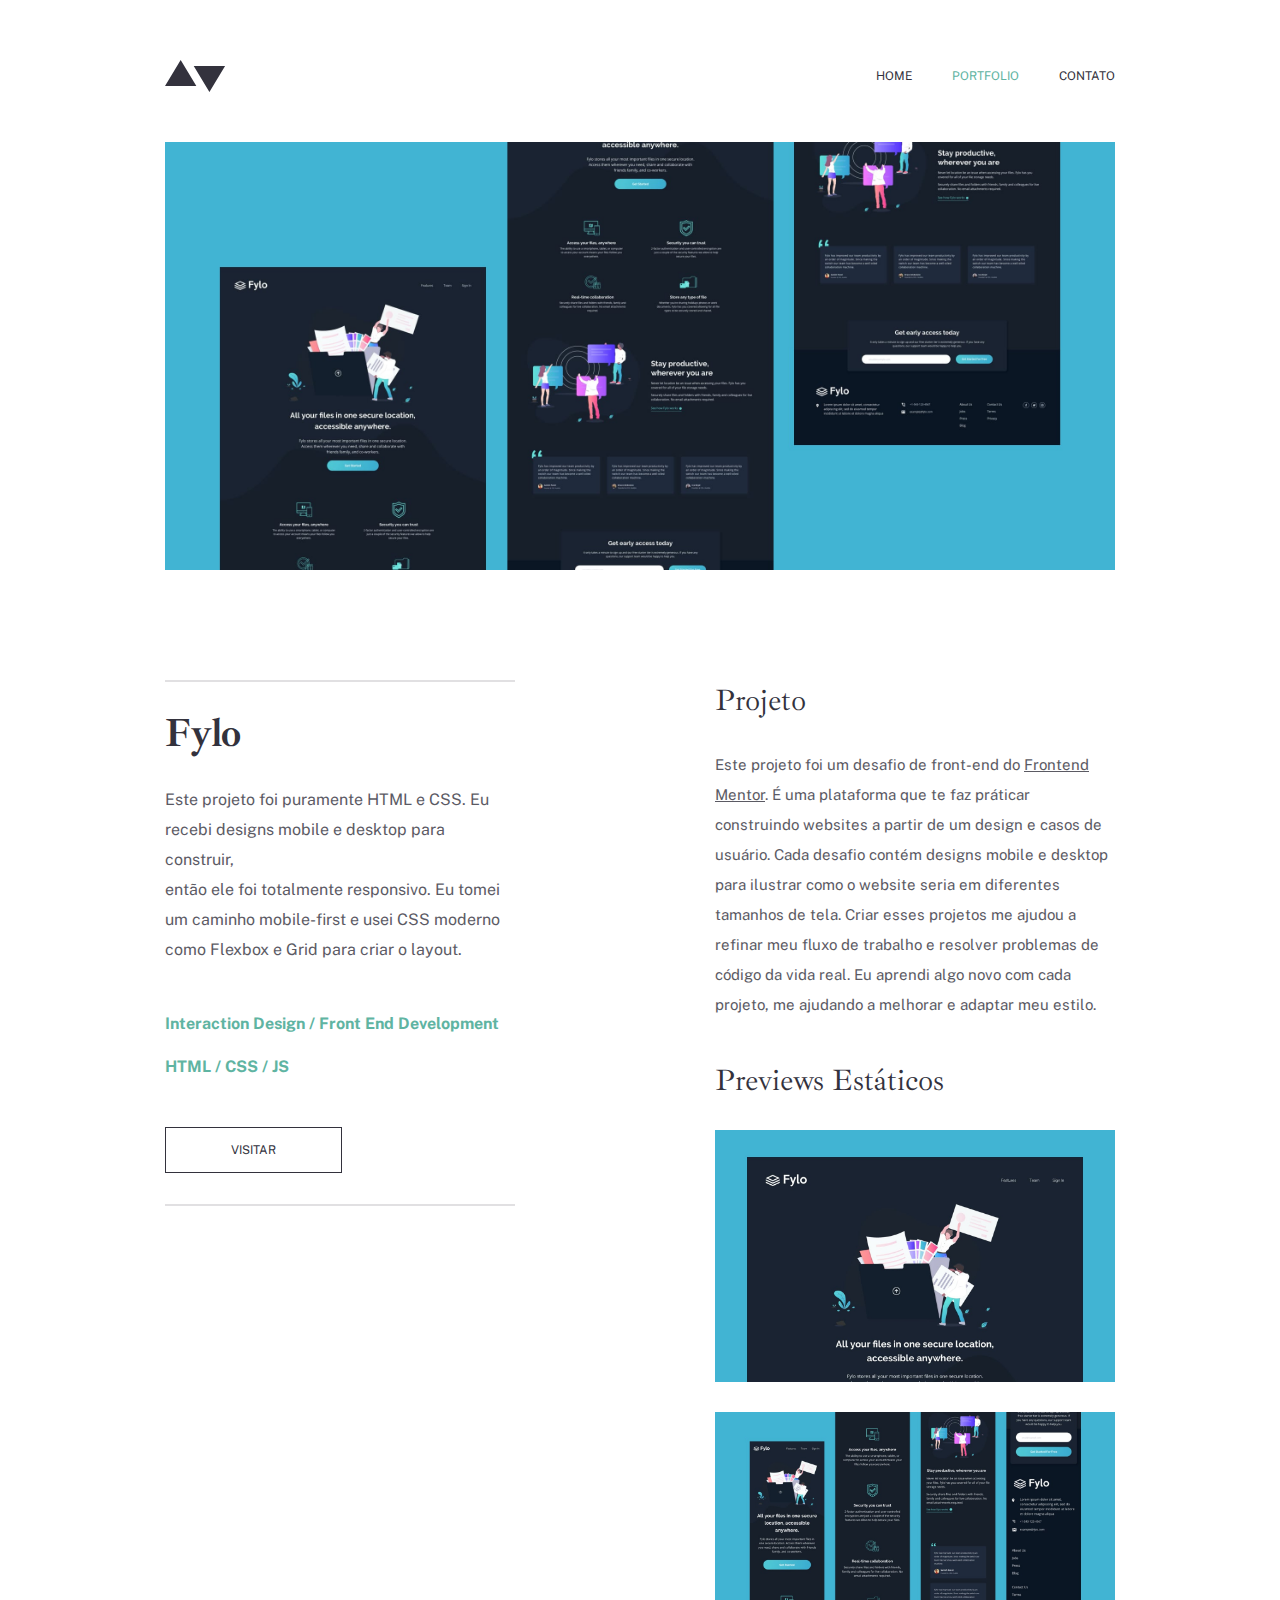
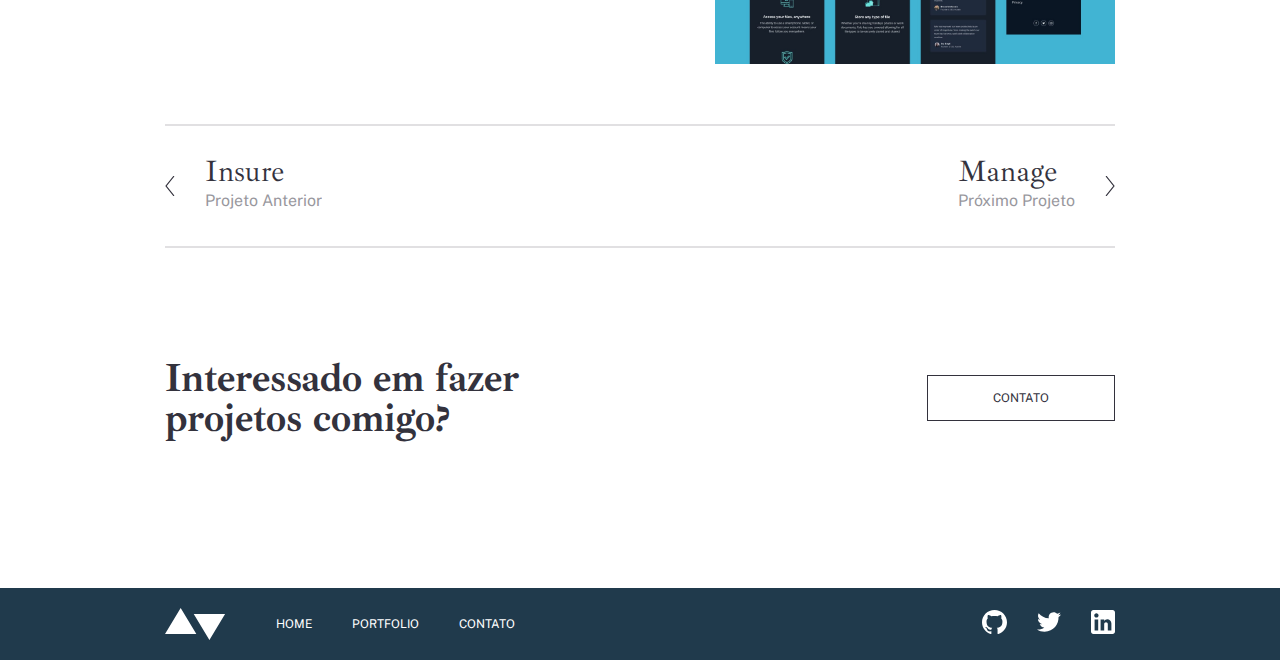
<file: pages/portfolio-04-fylo/index.html>
<!DOCTYPE html>
<html lang="pt-br">

    <head>
        <meta charset="utf-8">
        <meta name="viewport" content="width=device-width, initial-scale=1.0">
        <title>Portfolio - 04</title>
        <link
            href="https://fonts.googleapis.com/css?family=Ibarra+Real+Nova:regular,500,600,700,italic,500italic,600italic,700italic"
            rel="stylesheet" />
        <link
            href="https://fonts.googleapis.com/css?family=Public+Sans:100,200,300,regular,500,600,700,800,900,100italic,200italic,300italic,italic,500italic,600italic,700italic,800italic,900italic"
            rel="stylesheet" />

        <link rel="stylesheet" href="../../css/global.css">
        <link rel="stylesheet" href="../../css/layout.css">
        <link rel="stylesheet" href="../../css/spacing.css">
        <link rel="stylesheet" href="../../css/colors.css">
        <link rel="stylesheet" href="../../css/fonts.css">
        <link rel="stylesheet" href="../portfolio-04-fylo/style.css">
    </head>

    <body>
        <div class="page flex-column">
            <header class="header flex-row justify-between align-center mb-5">
                <img class="logo" src="../../assets/logo-dark.svg" alt="Logo">

                <nav class="header__nav">
                    <ul class="header__ul flex-row font-family-public font-weight-normal fs-12 lh-14">
                        <li class="header__li">
                            <a class="header__link mr-4 color-grayish-dark-blue" href="../home/index.html">HOME</a>
                        </li>
                        <li class="header__li">
                            <a class="header__link mr-4 color-Cyan" href="../portfolio/index.html">PORTFOLIO</a>
                        </li>
                        <li class="header__li">
                            <a class="header__link color-grayish-dark-blue" href="../contato/index.html">CONTATO</a>
                        </li>
                    </ul>
                </nav>
            </header>

            <div class="hero-section flex-row justify-center align-center mb-11">
                <img class="hero-section__img" src="../../assets/portfolio/fylo/image-fylo-hero.jpg"
                    alt="Imagem do projeto criado">
            </div>

            <div class="content flex-row justify-between mb-6">
                <aside class="aside flex-column justify-start mr-20">
                    <div class="aside-description flex-column justify-evenly align-start">
                        <h1 class="aside__h1 color-grayish-dark-blue font-family-ibarra font-weight-bold fs-4 lh-4">
                            Fylo</h1>
                        <p class="aside__p color-grayish-dark-blue font-family-public font-weight-normal fs-16 lh-3">
                            Este projeto foi puramente HTML e CSS. Eu <br> recebi designs mobile e desktop para construir, <br> então ele foi totalmente responsivo. Eu tomei <br> um caminho mobile-first e usei CSS moderno <br> como Flexbox e Grid para criar o layout.
                        </p>

                        <div class="aside__links flex-column justify-evenly"> 
                            <a class="aside__link-features color-Cyan font-family-public font-weight-bold fs-16 lh-3"
                                href="#">Interaction Design / Front End Development</a>
                            <a class="aside__link-features color-Cyan font-family-public font-weight-bold fs-16 lh-3"
                                href="#">HTML / CSS / JS</a>
                        </div>

                        <a class="btn-secundario__link flex-row justify-center align-center" href="#">
                            <button
                                class="btn-secundario color-grayish-dark-blue font-family-public font-weight-normal fs-12 lh-14">VISITAR</button>
                        </a>
                    </div>
                </aside>

                <main class="main flex-column justify-between align-start">
                    <h2 class="main__h2 mb-3 color-grayish-dark-blue font-family-ibarra font-weight-normal fs-3 lh-4">
                        Projeto</h2>

                    <p class="main__p mb-4  color-grayish-dark-blue font-family-public font-weight-normal fs-15 lh-3">
                        Este projeto foi um desafio de front-end do <u>Frontend Mentor</u>.  É uma plataforma que te faz práticar construindo websites  a partir de um design e casos de usuário. Cada desafio contém designs mobile e desktop para ilustrar como o website seria em diferentes tamanhos de tela. Criar esses projetos me ajudou a refinar meu fluxo de trabalho e resolver problemas de código da vida real. Eu aprendi algo novo com cada projeto, me ajudando a melhorar e adaptar meu estilo.
                    </p>

                    <h2 class="main__h2 mb-3 color-grayish-dark-blue font-family-ibarra font-weight-normal fs-3 lh-4">
                        Previews Estáticos</h2>

                    <img class="main__img mb-3" src="../../assets/portfolio/fylo/image-fylo-preview-1.jpg"
                        alt="Imagem prévia do portfólio">
                    <img class="main__img" src="../../assets/portfolio/fylo/image-fylo-preview-2.jpg"
                        alt="Imagem prévia do portfólio">
                </main>
            </div>

            <div class="next-back flex-row justify-between align-center mb-11">
                <a class="next-back__link" href="../portfolio-03-insure/index.html">
                    <button class="next-back__button flex-row">
                        <img class="next-back__img mr-3" src="../../assets/icons/arrow-left.svg" alt="Seta para voltar">
                        <div class="next-back__fylo flex-column mr-auto">
                            <b class="color-grayish-dark-blue font-family-ibarra font-weight-normal fs-3 lh-3">Insure</b>
                            <span
                                class="next-back__span color-grayish-dark-blue font-family-public font-weight-normal fs-16 lh-3">Projeto
                                Anterior</span>
                        </div>
                    </button>
                </a>

                <a class="next-back__link" href="../portfolio-01-manage/index.html">
                    <button class="next-back__button flex-row">
                        <div class="next-back__bookmark flex-column align-end mr-3">
                            <b class="color-grayish-dark-blue font-family-ibarra font-weight-normal fs-3 lh-3">Manage</b>
                            <span
                            class="next-back__span color-grayish-dark-blue font-family-public font-weight-normal fs-16 lh-3">Próximo
                            Projeto</span>
                        </div>
                        <img class="next-back__img" src="../../assets/icons/arrow-right.svg" alt="Seta para seguir">
                    </button>
                </a>
            </div>

            <div class="question-section flex-row justify-between align-center mb-15">
                <h2 class="question-section__h2 color-grayish-dark-blue font-family-ibarra font-weight-bold fs-4 lh-4">
                    Interessado em fazer <br> projetos comigo?</h2>
                <a class="btn-secundario__link flex-row justify-center align-center" href="../contato/index.html">
                    <button
                        class="btn-secundario color-grayish-dark-blue font-family-public font-weight-normal fs-12 lh-14">CONTATO</button>
                </a>
            </div>
        </div>

        <footer class="footer flex-row align-center background-dark-blue">
            <img class="logo mr-5" src="../../assets/logo-light.svg" alt="Logo">

            <nav class="footer__nav flex-row font-family-public font-weight-normal fs-12 lh-14">
                <ul class="footer__ul flex-row">
                    <li class=footer__li>
                        <a class="footer__link color-white mr-4" href="../home/index.html">HOME</a>
                    </li>
                    <li class=footer__li>
                        <a class="footer__link color-white mr-4" href="../portfolio/index.html">PORTFOLIO</a>
                    </li>
                    <li class=footer__li>
                        <a class="footer__link color-white" href="../contato/index.html">CONTATO</a>
                    </li>
                </ul>
            </nav>

            <nav class="social-media ml-auto">
                <ul class="social-media__ul flex-row align-center">
                    <li class="social-media__li">
                        <img class="social-media__img mr-3" src="../../assets/icons/github-light.svg" alt="Ícone do GitHub">
                    </li>
                    <li class="social-media__li">
                        <img class="social-media__img mr-3" src="../../assets/icons/twitter-light.svg"
                            alt="Ícone do Twitter">
                    </li>
                    <li class="social-media__li">
                        <img class="social-media__img" src="../../assets/icons/linkedin-light.svg" alt="Ícone do LinkedIn">
                    </li>
                </ul>
            </nav>
        </footer>
    </body>

</html>
</file>
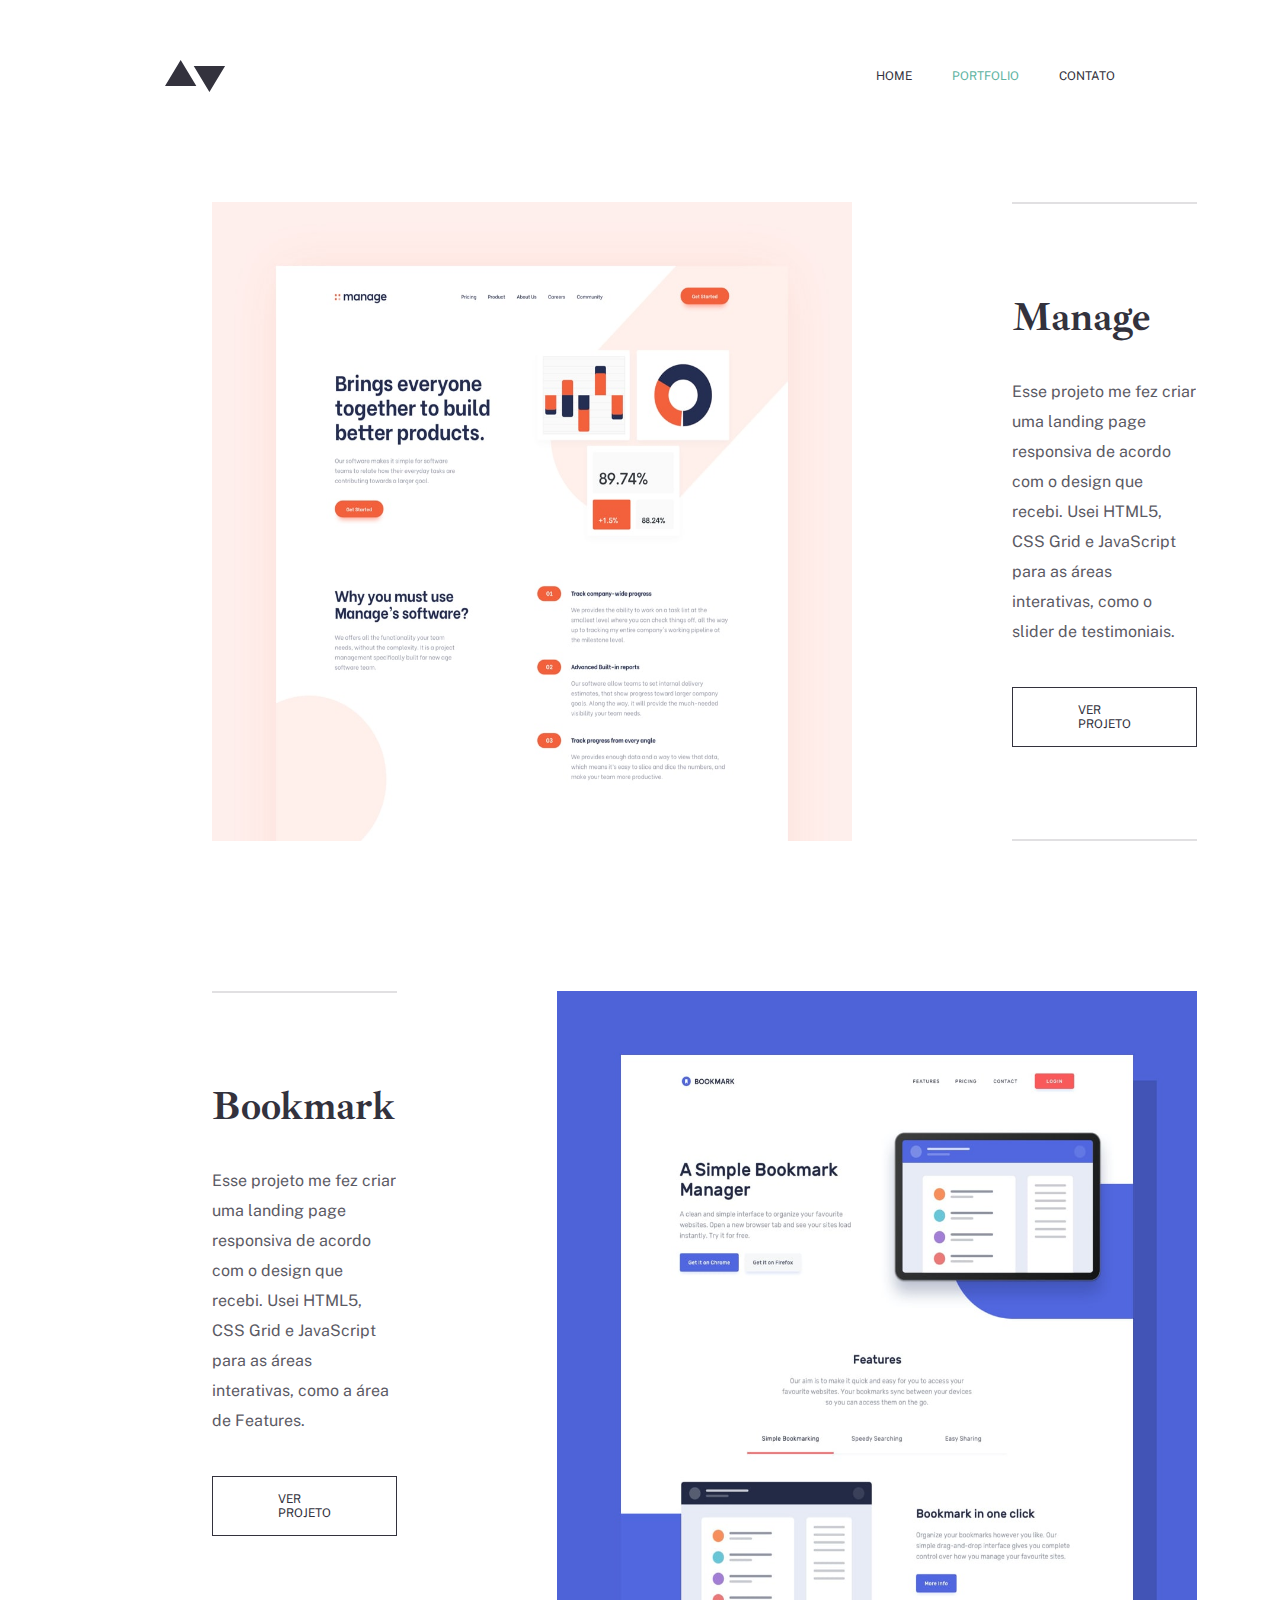
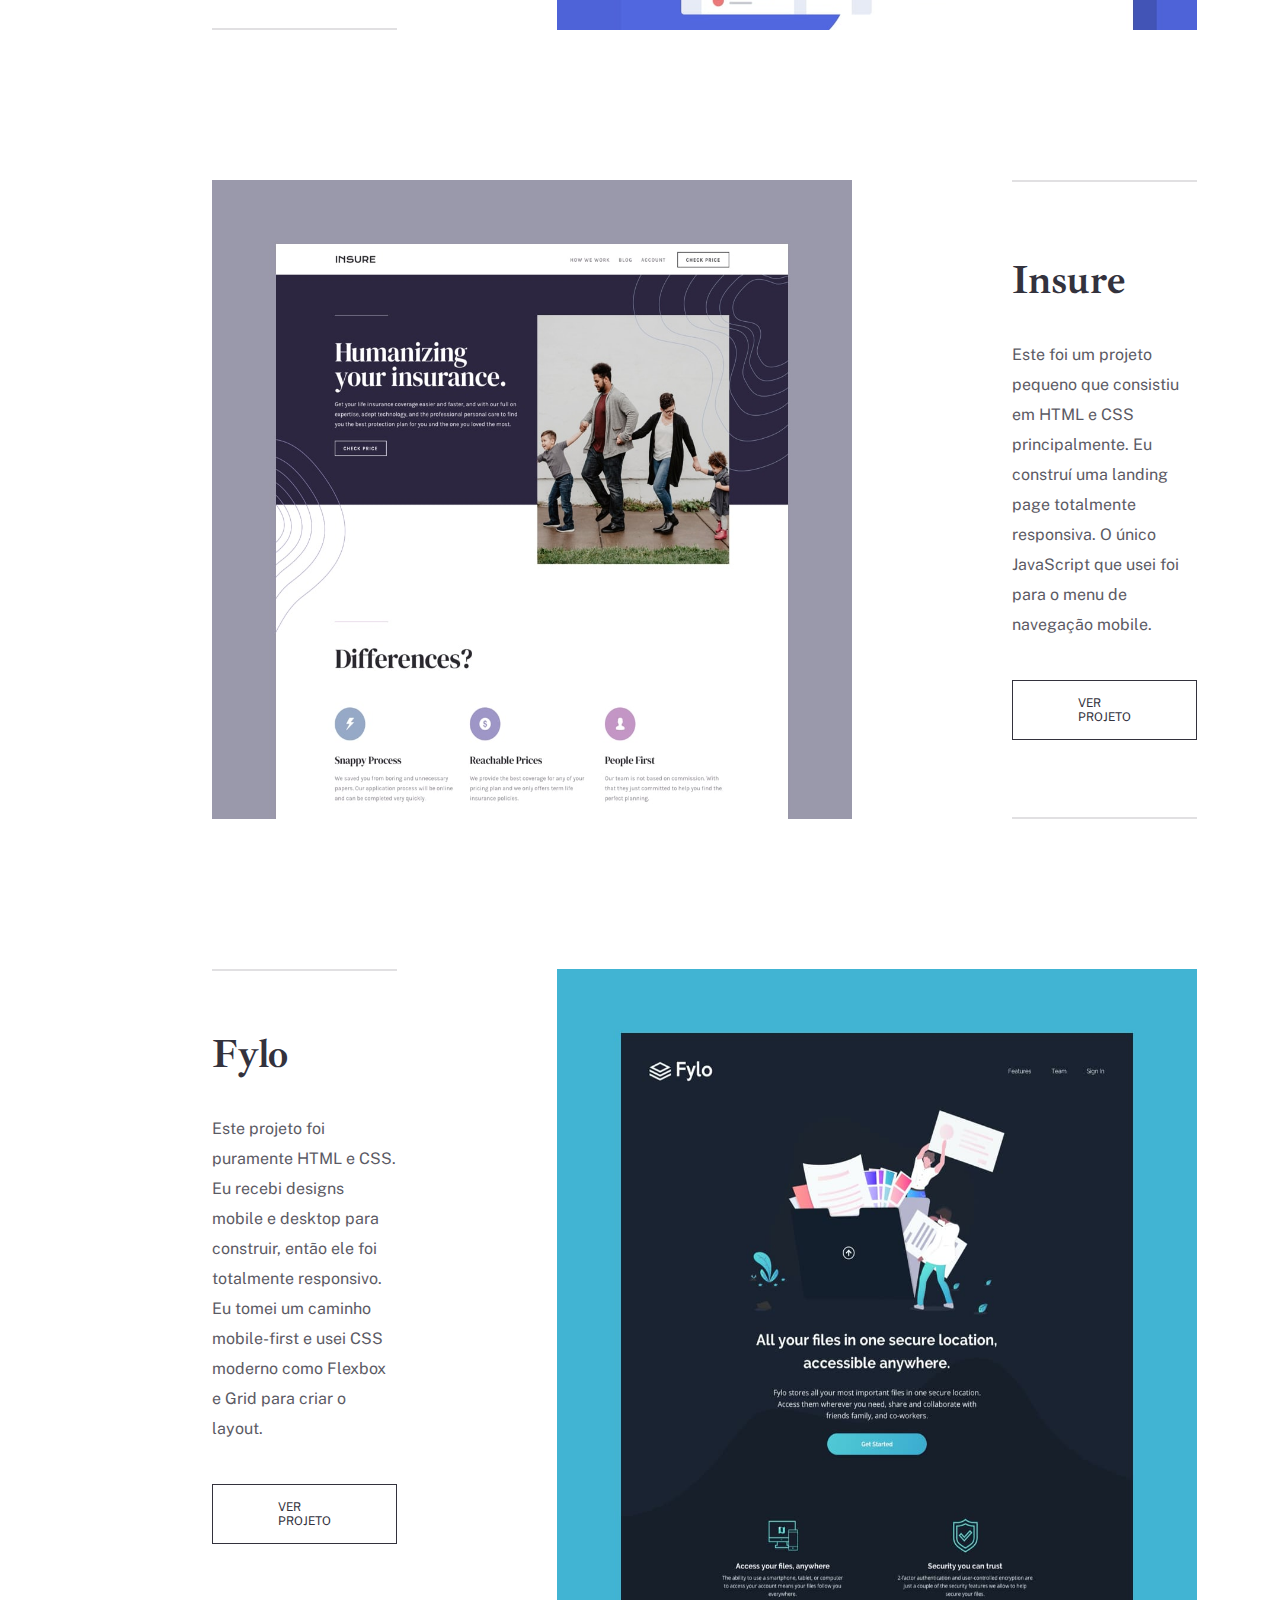
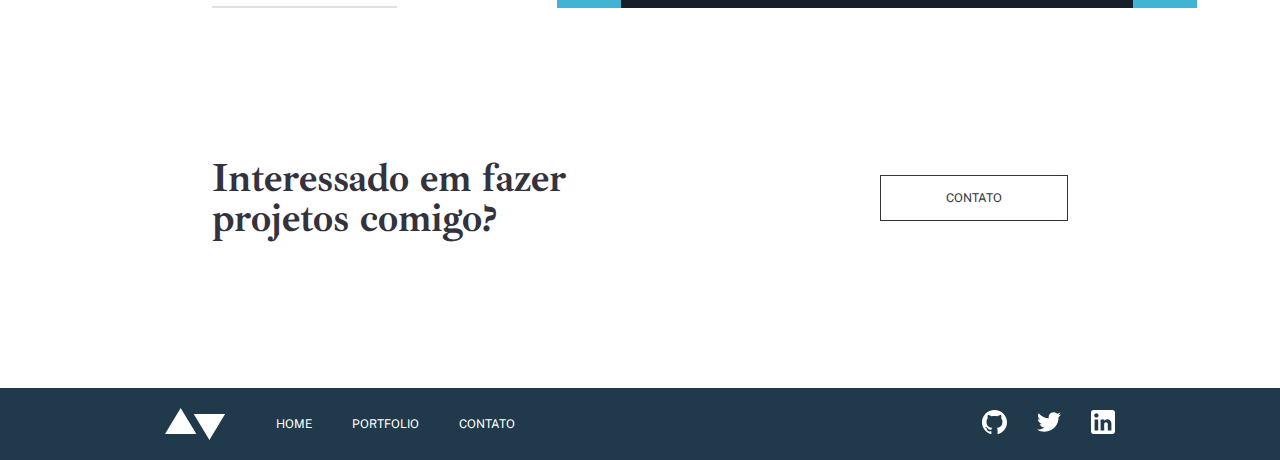
<file: pages/portfolio/index.html>
<!DOCTYPE html>
<html lang="pt-br">

    <head>
        <meta charset="utf-8">
        <meta name="viewport" content="width=device-width, initial-scale=1.0">
        <title>Portfolio</title>
        <link
            href="https://fonts.googleapis.com/css?family=Ibarra+Real+Nova:regular,500,600,700,italic,500italic,600italic,700italic"
            rel="stylesheet" />
        <link
            href="https://fonts.googleapis.com/css?family=Public+Sans:100,200,300,regular,500,600,700,800,900,100italic,200italic,300italic,italic,500italic,600italic,700italic,800italic,900italic"
            rel="stylesheet" />

        <link rel="stylesheet" href="../../css/global.css">
        <link rel="stylesheet" href="../../css/layout.css">
        <link rel="stylesheet" href="../../css/spacing.css">
        <link rel="stylesheet" href="../../css/colors.css">
        <link rel="stylesheet" href="../../css/fonts.css">
        <link rel="stylesheet" href="../portfolio/style.css">
    </head>

    <body>
        <header class="header flex-row justify-between align-center mb-5">
            <img class="logo" src="../../assets/logo-dark.svg" alt="Logo">

            <nav class="header__nav">
                <ul class="header__ul flex-row font-family-public font-weight-normal fs-12 lh-14">
                    <li class="header__li">
                        <a class="header__link mr-4 color-grayish-dark-blue" href="../home/index.html">HOME</a>
                    </li>
                    <li class="header__li">
                        <a class="header__link mr-4 color-Cyan" href="#">PORTFOLIO</a>
                    </li>
                    <li class="header__li">
                        <a class="header__link color-grayish-dark-blue" href="../contato/index.html">CONTATO</a>
                    </li>
                </ul>
            </nav>
        </header>

        <div class="portfolio">
            <div class="portfolio-section flex-row justify-between mb-15">
                <img class="portfolio__img mr-16" src="../../assets/portfolio/manage/image-portfolio-manage.jpg"
                    alt="Imagem do primeiro projeto">

                <div class="portfolio__description flex-column justify-center align-start">
                    <h2
                        class="portfolio__h2 mr-auto mb-4 color-grayish-dark-blue font-family-ibarra font-weight-bold fs-4 lh-4">
                        Manage</h2>
                    <p
                        class="portfolio__p  mb-4 color-grayish-dark-blue font-family-public font-weight-normal fs-16 lh-3">
                        Esse projeto me fez criar uma landing page responsiva de acordo com o design que recebi. Usei
                        HTML5, CSS Grid e JavaScript para as áreas interativas, como o slider de testimoniais.
                    </p>

                    <a class="btn-secundario__link flex-row justify-center align-center" href="../portfolio-01-manage/index.html">
                        <button
                            class="btn-secundario color-grayish-dark-blue font-family-public font-weight-normal fs-12 lh-14">VER
                            PROJETO</button>
                    </a>
                </div>
            </div>

            <div class="portfolio-section flex-row justify-between mb-15">
                <div class="portfolio__description flex-column justify-center align-start mr-16">
                    <h2
                        class="portfolio__h2 mr-auto  mb-4 color-grayish-dark-blue font-family-ibarra font-weight-bold fs-4 lh-4">
                        Bookmark</h2>
                    <p
                        class="portfolio__p  mb-4 color-grayish-dark-blue font-family-public font-weight-normal fs-16 lh-3">
                        Esse projeto me fez criar uma landing page responsiva de acordo com o design que recebi. Usei
                        HTML5, CSS Grid e JavaScript para as áreas interativas, como a área de Features.
                    </p>

                    <a class="btn-secundario__link flex-row justify-center align-center" href="../portfolio-02-bookmark/index.html">
                        <button
                            class="btn-secundario color-grayish-dark-blue font-family-public font-weight-normal fs-12 lh-14">VER
                            PROJETO</button>
                    </a>
                </div>

                <img class="portfolio__img" src="../../assets/portfolio/bookmark/image-portfolio-bookmark.jpg"
                    alt="Imagem do segundo projeto">
            </div>

            <div class="portfolio-section flex-row justify-between mb-15">
                <img class="portfolio__img mr-16" src="../../assets/portfolio/insure/image-portfolio-insure.jpg"
                    alt="Imagem do terceiro projeto">

                <div class="portfolio__description flex-column justify-center align-start">
                    <h2
                        class="portfolio__h2 mr-auto mb-4 color-grayish-dark-blue font-family-ibarra font-weight-bold fs-4 lh-4">
                        Insure</h2>
                    <p
                        class="portfolio__p mb-4 color-grayish-dark-blue font-family-public font-weight-normal fs-16 lh-3">
                        Este foi um projeto pequeno que consistiu em HTML e CSS principalmente. Eu construí uma landing page totalmente responsiva. O único JavaScript que usei foi para o menu de navegação mobile.
                    </p>

                    <a class="btn-secundario__link flex-row justify-center align-center" href="../portfolio-03-insure/index.html">
                        <button
                            class="btn-secundario color-grayish-dark-blue font-family-public font-weight-normal fs-12 lh-14">VER
                            PROJETO</button>
                    </a>
                </div>
            </div>

            <div class="portfolio-section flex-row justify-between mb-15">
                <div class="portfolio__description flex-column justify-center align-start mr-16">
                    <h2
                        class="portfolio__h2 mr-auto mb-4 color-grayish-dark-blue font-family-ibarra font-weight-bold fs-4 lh-4">
                        Fylo</h2>
                    <p
                        class="portfolio__p mb-4 color-grayish-dark-blue font-family-public font-weight-normal fs-16 lh-3">
                        Este projeto foi puramente HTML e CSS. Eu recebi designs mobile e desktop para construir, então ele foi totalmente responsivo. Eu tomei um caminho mobile-first e usei CSS moderno como Flexbox e Grid para criar o layout.
                    </p>

                    <a class="btn-secundario__link flex-row justify-center align-center" href="../portfolio-04-fylo/index.html">
                        <button
                            class="btn-secundario color-grayish-dark-blue font-family-public font-weight-normal fs-12 lh-14">VER
                            PROJETO</button>
                    </a>
                </div>

                <img class="portfolio__img" src="../../assets/portfolio/fylo/image-portfolio-fylo.jpg"
                    alt="Imagem do quarto projeto">
            </div>

            <div class="question-section flex-row justify-between align-center mb-15">
                <h2 class="question-section__h2 color-grayish-dark-blue font-family-ibarra font-weight-bold fs-4 lh-4">
                    Interessado em fazer <br> projetos comigo?</h2>
                <a class="btn-secundario__link flex-row justify-center align-center" href="../contato/index.html">
                    <button
                        class="btn-secundario color-grayish-dark-blue font-family-public font-weight-normal fs-12 lh-14">CONTATO</button>
                </a>
            </div>
        </div>
        
        <footer class="footer flex-row align-center background-dark-blue">
            <img class="logo mr-5" src="../../assets/logo-light.svg" alt="Logo">

            <nav class="footer__nav flex-row font-family-public font-weight-normal fs-12 lh-14">
                <ul class="footer__ul flex-row">
                    <li class=footer__li>
                        <a class="footer__link color-white mr-4" href="../home/index.html">HOME</a>
                    </li>
                    <li class=footer__li>
                        <a class="footer__link color-white mr-4" href="#">PORTFOLIO</a>
                    </li>
                    <li class=footer__li>
                        <a class="footer__link color-white" href="../contato/index.html">CONTATO</a>
                    </li>
                </ul>
            </nav>

            <nav class="social-media ml-auto">
                <ul class="social-media__ul flex-row align-center">
                    <li class="social-media__li">
                        <img class="social-media__img mr-3" src="../../assets/icons/github-light.svg" alt="Ícone do GitHub">
                    </li>
                    <li class="social-media__li">
                        <img class="social-media__img mr-3" src="../../assets/icons/twitter-light.svg"
                            alt="Ícone do Twitter">
                    </li>
                    <li class="social-media__li">
                        <img class="social-media__img" src="../../assets/icons/linkedin-light.svg" alt="Ícone do LinkedIn">
                    </li>
                </ul>
            </nav>
        </footer>

    </body>

</html>
</file>
<file: css/global.css>
/* GLOBAL*/
* {
    margin: 0;
    padding: 0;
    box-sizing: border-box;
}

/* BOTÕES, INPUTS E TEXT-AREA*/
button, input, textarea {
    all: unset;
    margin: 0;
    padding: 0;
    box-sizing: border-box;   
}

/* FOOTER */
.footer {
    padding: 20px 165px;
}

.footer__li, .social-media__li {
    list-style-type: none;
}

.footer__link {    
    text-decoration: none;
}

.btn-primario {
    padding: 0px 40px;
}

/*BTN-PRIMÁRIO*/
.btn-primario__background {
    padding: 15px 15px;

    background:  rgba(0, 0, 0, 0.1);
    mix-blend-mode: normal;
}

.btn-primario__link {
    text-decoration: none;
}

.btn-primario__link:hover {
    background: url(/assets/icons/down-arrows-light.svg), #5FB4A2;  
    background-repeat: no-repeat;
    background-position: 14px 16px;
}

/*BTN-SECUNDÁRIO TIPO 1*/
.btn-secundario {
    padding: 15px 65px;

    border: 1px solid rgb(51, 50, 61);
}

.btn-secundario__link, .btn-secundario2__link {
    text-decoration: none;
}

.btn-secundario:hover {
    background-color: #33323D;
    color: #FAFAFA;
}

/*BTN-SECUNDÁRIO TIPO 2*/
.btn-secundario2 {
    padding: 15px 65px;
}

.btn-secundario2:hover {
    background-color: #5FB4A2;

}
</file>
<file: css/layout.css>
/* FLEX-DIRECTION*/
.flex-row {
    display: flex;
    flex-direction: row;
}

.flex-column {
    display: flex;
    flex-direction: column;
}

/* JUSTIFY-CONTENT*/
.justify-center {
    justify-content: center;
}

.justify-end {
    justify-content: flex-end;
}

.justify-between {
    justify-content: space-between;
}

.justify-evenly {
    justify-content: space-evenly;
}

/* ALIGN-ITEMS*/
.align-start {
    align-items: flex-start;
}

.align-center {
    align-items: center;
}
</file>
<file: css/spacing.css>
.mt-5 { margin-top: 50px; }

.mb-1 { margin-bottom: 10px; }
.mb-2 { margin-bottom: 20px; }
.mb-3 { margin-bottom: 30px; }
.mb-4 { margin-bottom: 40px; }
.mb-5 { margin-bottom: 50px; }
.mb-6 { margin-bottom: 60px; }
.mb-11 { margin-bottom: 110px; }
.mb-15 { margin-bottom: 150px; }

.mr-auto{ margin-right: auto; }
.mr-3 { margin-right: 30px; }
.mr-4 { margin-right: 40px; }
.mr-5 { margin-right: 50px; }
.mr-14 { margin-right: 140px; }
.mr-16 { margin-right: 160px; }
.mr-20 { margin-right: 200px; }

.ml-auto { margin-left: auto; }
.ml-5 { margin-left: 50px; }
</file>
<file: css/colors.css>
/* COLOR */
.color-white {
    color: #FFFFFF;
}

.color-Cyan { 
    color: #5FB4A2; 
}

.color-dark-blue {
    color: #203A4C;
}

.color-grayish-dark-blue {
    color: #33323D;
}

.color-very-light-gray {
    color: #FAFAFA;
}

.color-light-gray {
    color: #EAEAEB    ;
}

/* BACKGROUND-COLOR*/
.background-dark {
    background: #000000;
}

.background-dark-blue {
    background: #203A4C;
}

.background-very-light-gray {
    background: #FAFAFA;
}
</file>
<file: css/fonts.css>
/* FONT-FAMILY*/
.font-family-ibarra { font-family: 'Ibarra Real Nova', 'serif'; }
.font-family-public { font-family: 'Public Sans', 'sans-serif'; }

/* FONT-WEIGHT*/
.font-weight-normal { font-weight: normal; }
.font-weight-bold { font-weight: bold; }

/* FONT-SIZE*/
.fs-3 { font-size: 30px; }
.fs-4 { font-size: 40px; }
.fs-5 { font-size: 50px; }

/*--------------------------*/
.fs-12 { font-size: 12px; }
.fs-13 { font-size: 13px; }
.fs-15 { font-size: 15px; }
.fs-16 { font-size: 16px; }

/* LINE-HEIGHT*/
.lh-3 { line-height: 30px; }
.lh-4 { line-height: 40px; }
.lh-5 { line-height: 50px; }

/*--------------------------*/
.lh-14 { line-height: 14px; }
</file>
<file: pages/contato/style.css>
/* PÁGINA DESCONSIDERANDO O FOOTER E O HEADER */
.page {
    padding: 60px 165px 0px 165px;
}

/* HEADER */
.header {
    padding-bottom: 100px;
    border-bottom: 2px solid rgba(51, 50, 61, 0.15);
}

.header__li {
    list-style-type: none;
}

.header__link {    
    text-decoration: none;
}

/* HERO-SECTION */
.hero-section {
    border-bottom: 2px solid rgba(51, 50, 61, 0.15); 
}

.hero-section__social-media {
    padding-bottom: 50px;
}

.hero-section__li {
    list-style-type: none;
}

.hero-section__p {
    mix-blend-mode: normal;
    opacity: 0.8;
}

/* FORMS-SECTION */
.forms-section__container {
    flex-grow: 0.53;
}

.forms-section__input {
    max-width: 100%;
    padding: 15px 20px;

    background: rgba(51, 50, 61,0.1);
    mix-blend-mode: normal;
}

#mensagem {
    height: 100px;

    overflow-wrap: break-word;
}

.forms-section__input:focus {
    border: 2px solid #000000;
}
</file>
<file: pages/home/style.css>
/* PÁGINA DESCONSIDERANDO O FOOTER */
.main {
    padding: 60px 165px 0px 165px;
}

/* HEADER */
.header__li {
    list-style-type: none;
}

.header__link {    
    text-decoration: none;
}

.hero-section {
    height: 100vh;
    background-image: url(../../assets/home/image-homepage-hero.jpg);
    background-size: cover;
    background-position: center;
}

/* HERO-SECTION */
.hero-section__presentation {
    max-width: 40%;
    height: 50%;
}

.hero-section__h1 {
    flex-grow: 0.3;  
}

/* ABOUT-SECTION */
.about-section {
    height: 90vh;
}

.about__img {
    max-width: 50vw;
}

.about-section__description {  
    border-top: 2px solid rgba(51, 50, 61, 0.15);
    border-bottom: 2px solid rgba(51, 50, 61, 0.15);
    mix-blend-mode: normal;
}

.about-section__p {
    mix-blend-mode: normal;
    opacity: 0.8;
}
</file>
<file: pages/portfolio-01-manage/style.css>
/* PÁGINA DESCONSIDERANDO O FOOTER E O HEADER */
.page {
    padding: 60px 165px 0px 165px;
}

/* HEADER */
.header__li {
    list-style-type: none;
}

.header__link {    
    text-decoration: none;
}

/* HERO-SECTION */
.hero-section__img {
    max-width: 100%;
}

/* ASIDE-SECTION */
.aside {
    min-width: 350px; 
}

.aside-description {  
    flex-grow: 0.3;

    border-top: 2px solid rgba(51, 50, 61, 0.15);
    border-bottom: 2px solid rgba(51, 50, 61, 0.15);
    mix-blend-mode: normal;
}

.aside__p {
    mix-blend-mode: normal;
    opacity: 0.8;
}

.aside__links {
    flex-grow: 0.2;
}

.aside__link-features {
    text-decoration: none;
}

/* MAIN-SECTION */
.main__p {
    mix-blend-mode: normal;
    opacity: 0.8;
}

.main__img {
    width: 100%;
    max-height: 53%;
}

/* NEXT-BACK */
.next-back {
    padding: 30px 0px;

    border-top: 2px solid rgba(51, 50, 61, 0.15);
    border-bottom: 2px solid rgba(51, 50, 61, 0.15);
    mix-blend-mode: normal;
}

.next-back__link {
    text-decoration: none;
}

.next-back__img {
    padding: 20px 0px;
}

.next-back__span {
    mix-blend-mode: normal;
    opacity: 0.5; 
}
</file>
<file: pages/portfolio-02-bookmark/style.css>
/* PÁGINA DESCONSIDERANDO O FOOTER E O HEADER */
.page {
    padding: 60px 165px 0px 165px;
}

/* HEADER */
.header__li {
    list-style-type: none;
}

.header__link {    
    text-decoration: none;
}

/* HERO-SECTION */
.hero-section__img {
    max-width: 100%;
}

/* ASIDE-SECTION */
.aside {
    min-width: 350px; 
}

.aside-description {     
    flex-grow: 0.3;

    border-top: 2px solid rgba(51, 50, 61, 0.15);
    border-bottom: 2px solid rgba(51, 50, 61, 0.15);
    mix-blend-mode: normal;
}

.aside__p {
    mix-blend-mode: normal;
    opacity: 0.8;
}

.aside__links {
    flex-grow: 0.2;
}

.aside__link-features {
    text-decoration: none;
}

/* MAIN-SECTION */
.main__p {
    mix-blend-mode: normal;
    opacity: 0.8;
}

.main__img {
    width: 100%;
    max-height: 53%;
}

/* NEXT-BACK */
.next-back {
    padding: 30px 0px;

    border-top: 2px solid rgba(51, 50, 61, 0.15);
    border-bottom: 2px solid rgba(51, 50, 61, 0.15);
    mix-blend-mode: normal;
}

.next-back__link {
    text-decoration: none;
}

.next-back__img {
    padding: 20px 0px;
}

.next-back__span {
    mix-blend-mode: normal;
    opacity: 0.5; 
}
</file>
<file: pages/portfolio-03-insure/style.css>
/* PÁGINA DESCONSIDERANDO O FOOTER E O HEADER */
.page {
    padding: 60px 165px 0px 165px;
}

/* HEADER */
.header__li {
    list-style-type: none;
}

.header__link {    
    text-decoration: none;
}

/* HERO-SECTION */
.hero-section__img {
    max-width: 100%;
}

/* ASIDE-SECTION */
.aside {
    min-width: 350px; 
}

.aside-description {     
    flex-grow: 0.3;

    border-top: 2px solid rgba(51, 50, 61, 0.15);
    border-bottom: 2px solid rgba(51, 50, 61, 0.15);
    mix-blend-mode: normal;
}

.aside__p {
    mix-blend-mode: normal;
    opacity: 0.8;
}

.aside__links {
    flex-grow: 0.2;
}

.aside__link-features {
    text-decoration: none;
}

/* MAIN-SECTION */
.main__p {
    mix-blend-mode: normal;
    opacity: 0.8;
}

.main__img {
    width: 100%;
    max-height: 53%;
}

/* NEXT-BACK */
.next-back {
    padding: 30px 0px;

    border-top: 2px solid rgba(51, 50, 61, 0.15);
    border-bottom: 2px solid rgba(51, 50, 61, 0.15);
    mix-blend-mode: normal;
}

.next-back__link {
    text-decoration: none;
}

.next-back__img {
    padding: 20px 0px;
}

.next-back__span {
    mix-blend-mode: normal;
    opacity: 0.5; 
}
</file>
<file: pages/portfolio-04-fylo/style.css>
/* PÁGINA DESCONSIDERANDO O FOOTER E O HEADER */
.page {
    padding: 60px 165px 0px 165px;
}

/* HEADER */
.header__li {
    list-style-type: none;
}

.header__link {    
    text-decoration: none;
}

/* HERO-SECTION */
.hero-section__img {
    max-width: 100%;
}

/* ASIDE-SECTION */
.aside {
    min-width: 350px; 
}

.aside-description {     
    flex-grow: 0.3;

    border-top: 2px solid rgba(51, 50, 61, 0.15);
    border-bottom: 2px solid rgba(51, 50, 61, 0.15);
    mix-blend-mode: normal;
}

.aside__p {
    mix-blend-mode: normal;
    opacity: 0.8;
}

.aside__links {
    flex-grow: 0.2;
}

.aside__link-features {
    text-decoration: none;
}

/* MAIN-SECTION */
.main__p {
    mix-blend-mode: normal;
    opacity: 0.8;
}

.main__img {
    width: 100%;
    max-height: 53%;
}

/* NEXT-BACK */
.next-back {
    padding: 30px 0px;

    border-top: 2px solid rgba(51, 50, 61, 0.15);
    border-bottom: 2px solid rgba(51, 50, 61, 0.15);
    mix-blend-mode: normal;
}

.next-back__link {
    text-decoration: none;
}

.next-back__img {
    padding: 20px 0px;
}

.next-back__span {
    mix-blend-mode: normal;
    opacity: 0.5; 
}
</file>
<file: pages/portfolio/style.css>
/* HEADER */
.header {
    padding: 60px 165px 0px 165px;
}

.header__li {
    list-style-type: none;
}

.header__link {    
    text-decoration: none;
}

/* PÁGINA DESCONSIDERANDO O FOOTER E O HEADER */
.portfolio {
    padding: 60px 212px 0px 212px;
}

/* PORTFOLIO-SECTION */
.portfolio-section {
    height: 71vh;
}

.portfolio__img {
    max-width: 50vw;
}

.portfolio__description {  
    border-top: 2px solid rgba(51, 50, 61, 0.15);
    border-bottom: 2px solid rgba(51, 50, 61, 0.15);
    mix-blend-mode: normal;
}

.portfolio__p {
    mix-blend-mode: normal;
    opacity: 0.8;
}
</file>
